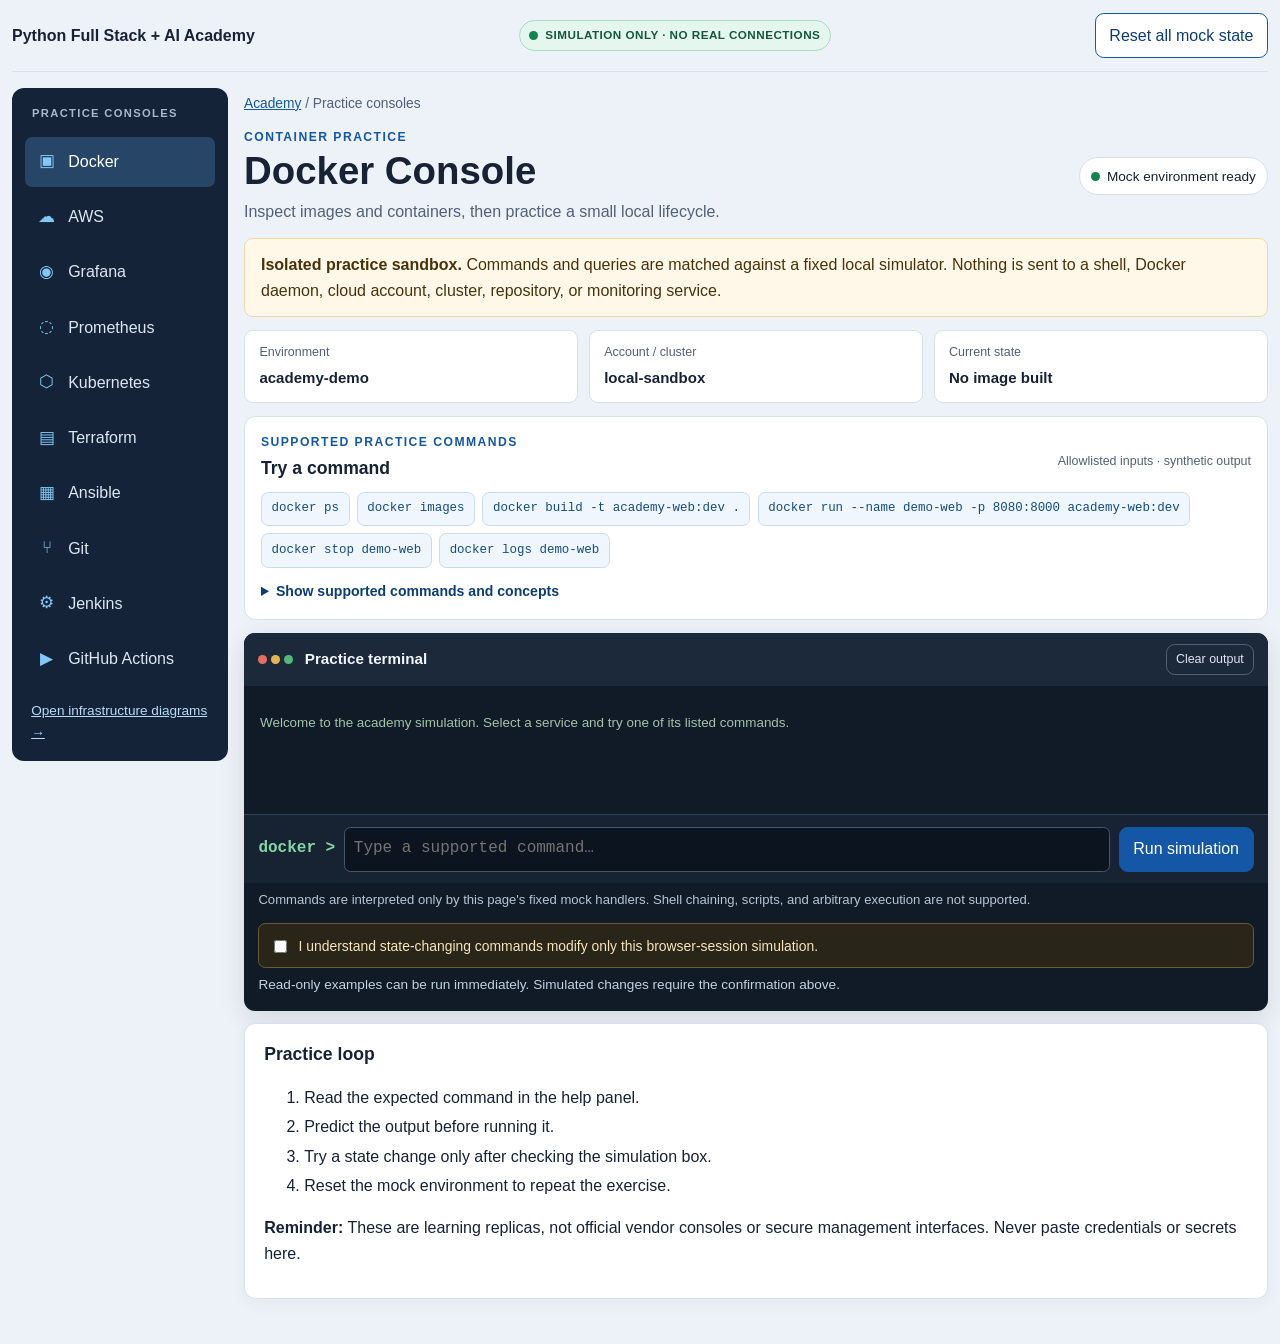
<file: consoles/index.html>
<!doctype html>
<html lang="en">
<head>
  <meta charset="utf-8">
  <meta name="viewport" content="width=device-width, initial-scale=1">
  <meta name="description" content="Practice Docker, AWS, Grafana, Prometheus, Kubernetes, Terraform, Ansible, Git, Jenkins, and GitHub Actions in safe local simulations.">
  <title>DevOps Console Studio | Python Full Stack + AI Academy</title>
  <link rel="stylesheet" href="../frontend/css/style.css">
</head>
<body class="console-body">
  <main class="console-app">
    <header class="console-topbar">
      <a class="console-brand" href="../frontend/index.html">Python Full Stack + AI Academy</a>
      <span class="simulation-badge"><span aria-hidden="true"></span> SIMULATION ONLY · NO REAL CONNECTIONS</span>
      <button type="button" class="secondary" id="reset-console">Reset all mock state</button>
    </header>

    <div class="console-layout">
      <nav class="console-sidebar" aria-label="Practice consoles">
        <p class="console-nav-heading">PRACTICE CONSOLES</p>
        <button type="button" data-service="docker" aria-pressed="true"><span>▣</span> Docker</button>
        <button type="button" data-service="aws" aria-pressed="false"><span>☁</span> AWS</button>
        <button type="button" data-service="grafana" aria-pressed="false"><span>◉</span> Grafana</button>
        <button type="button" data-service="prometheus" aria-pressed="false"><span>◌</span> Prometheus</button>
        <button type="button" data-service="kubernetes" aria-pressed="false"><span>⬡</span> Kubernetes</button>
        <button type="button" data-service="terraform" aria-pressed="false"><span>▤</span> Terraform</button>
        <button type="button" data-service="ansible" aria-pressed="false"><span>▦</span> Ansible</button>
        <button type="button" data-service="git" aria-pressed="false"><span>⑂</span> Git</button>
        <button type="button" data-service="jenkins" aria-pressed="false"><span>⚙</span> Jenkins</button>
        <button type="button" data-service="actions" aria-pressed="false"><span>▶</span> GitHub Actions</button>
        <a href="../visualizations/index.html?lab=devops">Open infrastructure diagrams →</a>
      </nav>

      <section class="console-workspace" aria-labelledby="console-title">
        <div class="console-breadcrumb"><a href="../frontend/index.html">Academy</a> / Practice consoles</div>
        <header class="console-service-header">
          <div>
            <p class="lab-kicker" id="console-category">CONTAINER PRACTICE</p>
            <h1 id="console-title">Docker Console</h1>
            <p id="console-description">Inspect images and containers, then practice a small local lifecycle.</p>
          </div>
          <div class="console-service-health"><span class="health-dot"></span><span id="service-status">Mock environment ready</span></div>
        </header>

        <div class="console-warning" role="note">
          <strong>Isolated practice sandbox.</strong>
          Commands and queries are matched against a fixed local simulator. Nothing is sent to a shell, Docker daemon, cloud account, cluster, repository, or monitoring service.
        </div>

        <section class="console-summary-grid" aria-label="Mock service status">
          <article class="console-stat"><span>Environment</span><strong>academy-demo</strong></article>
          <article class="console-stat"><span>Account / cluster</span><strong id="mock-context">local-sandbox</strong></article>
          <article class="console-stat"><span>Current state</span><strong id="mock-state">Ready</strong></article>
        </section>

        <section class="console-command-card">
          <header class="console-panel-heading">
            <div><p class="lab-kicker">SUPPORTED PRACTICE COMMANDS</p><h2>Try a command</h2></div>
            <span class="read-only-label">Allowlisted inputs · synthetic output</span>
          </header>
          <div id="command-chips" class="command-chips" aria-label="Example commands"></div>
          <details class="console-help">
            <summary>Show supported commands and concepts</summary>
            <p id="command-guide"></p>
          </details>
        </section>

        <section class="console-terminal-panel" aria-labelledby="terminal-heading">
          <header class="terminal-titlebar">
            <div><span class="terminal-lights" aria-hidden="true"><i></i><i></i><i></i></span><h2 id="terminal-heading">Practice terminal</h2></div>
            <button type="button" class="terminal-clear" id="clear-terminal">Clear output</button>
          </header>
          <div id="terminal-output" class="terminal-output" role="log" aria-live="polite" aria-relevant="additions text">
            <p class="terminal-system">Welcome to the academy simulation. Select a service and try one of its listed commands.</p>
          </div>
          <form id="command-form" class="terminal-form" autocomplete="off">
            <label for="command-input"><span id="terminal-prompt">docker &gt;</span><span class="visually-hidden">Practice command or query</span></label>
            <input id="command-input" name="command" type="text" maxlength="240" spellcheck="false" placeholder="Type a supported command…" aria-describedby="command-safety" required>
            <button type="submit">Run simulation</button>
          </form>
          <p id="command-safety" class="small-print">Commands are interpreted only by this page's fixed mock handlers. Shell chaining, scripts, and arbitrary execution are not supported.</p>
          <label class="mock-approval" for="confirm-mock-change">
            <input id="confirm-mock-change" type="checkbox">
            <span>I understand state-changing commands modify only this browser-session simulation.</span>
          </label>
          <p id="console-feedback" class="console-feedback" role="status" aria-live="polite">Read-only examples can be run immediately. Simulated changes require the confirmation above.</p>
        </section>

        <section class="console-learning panel">
          <h2>Practice loop</h2>
          <ol><li>Read the expected command in the help panel.</li><li>Predict the output before running it.</li><li>Try a state change only after checking the simulation box.</li><li>Reset the mock environment to repeat the exercise.</li></ol>
          <p><strong>Reminder:</strong> These are learning replicas, not official vendor consoles or secure management interfaces. Never paste credentials or secrets here.</p>
        </section>
      </section>
    </div>
  </main>
  <script src="../frontend/js/console-studio.js" defer></script>
</body>
</html>
</file>
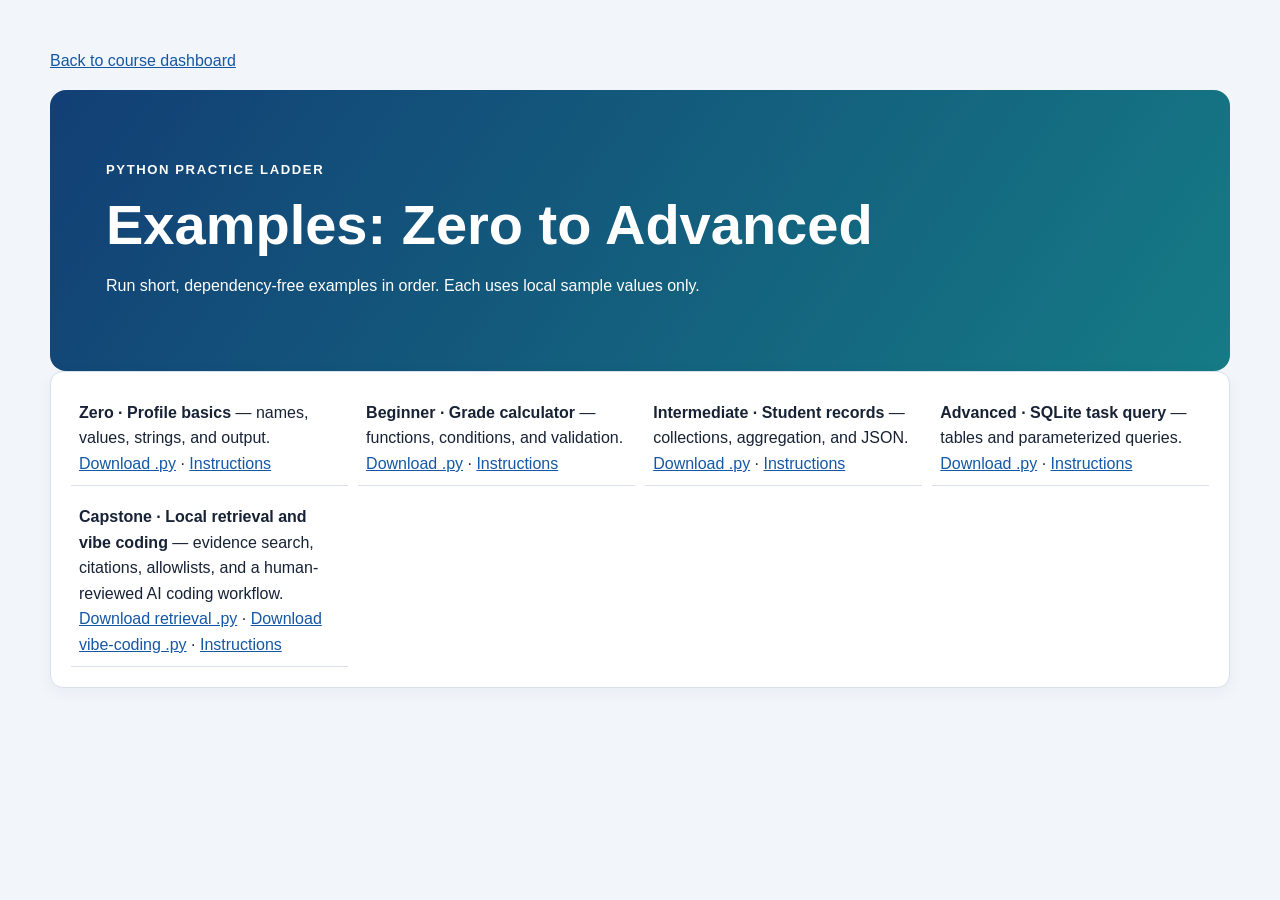
<file: examples/index.html>
<!doctype html>
<html lang="en">
<head>
  <meta charset="utf-8">
  <meta name="viewport" content="width=device-width, initial-scale=1">
  <title>Python Examples: Zero to Advanced</title>
  <link rel="stylesheet" href="../frontend/css/style.css">
</head>
<body>
  <main class="dashboard">
    <p><a href="../frontend/index.html">Back to course dashboard</a></p>
    <header class="dashboard-hero">
      <p class="eyebrow">PYTHON PRACTICE LADDER</p>
      <h1>Examples: Zero to Advanced</h1>
      <p>Run short, dependency-free examples in order. Each uses local sample values only.</p>
    </header>
    <section class="panel">
      <ol class="lesson-list">
        <li><strong>Zero · Profile basics</strong> — names, values, strings, and output. <a href="zero/profile_basics.py" download>Download .py</a> · <a href="zero/README.md">Instructions</a></li>
        <li><strong>Beginner · Grade calculator</strong> — functions, conditions, and validation. <a href="beginner/grade_calculator.py" download>Download .py</a> · <a href="beginner/README.md">Instructions</a></li>
        <li><strong>Intermediate · Student records</strong> — collections, aggregation, and JSON. <a href="intermediate/student_records.py" download>Download .py</a> · <a href="intermediate/README.md">Instructions</a></li>
        <li><strong>Advanced · SQLite task query</strong> — tables and parameterized queries. <a href="advanced/sqlite_tasks.py" download>Download .py</a> · <a href="advanced/README.md">Instructions</a></li>
        <li><strong>Capstone · Local retrieval and vibe coding</strong> — evidence search, citations, allowlists, and a human-reviewed AI coding workflow. <a href="capstone/local_retrieval.py" download>Download retrieval .py</a> · <a href="capstone/vibe_coding_workflow.py" download>Download vibe-coding .py</a> · <a href="capstone/README.md">Instructions</a></li>
      </ol>
    </section>
  </main>
</body>
</html>
</file>
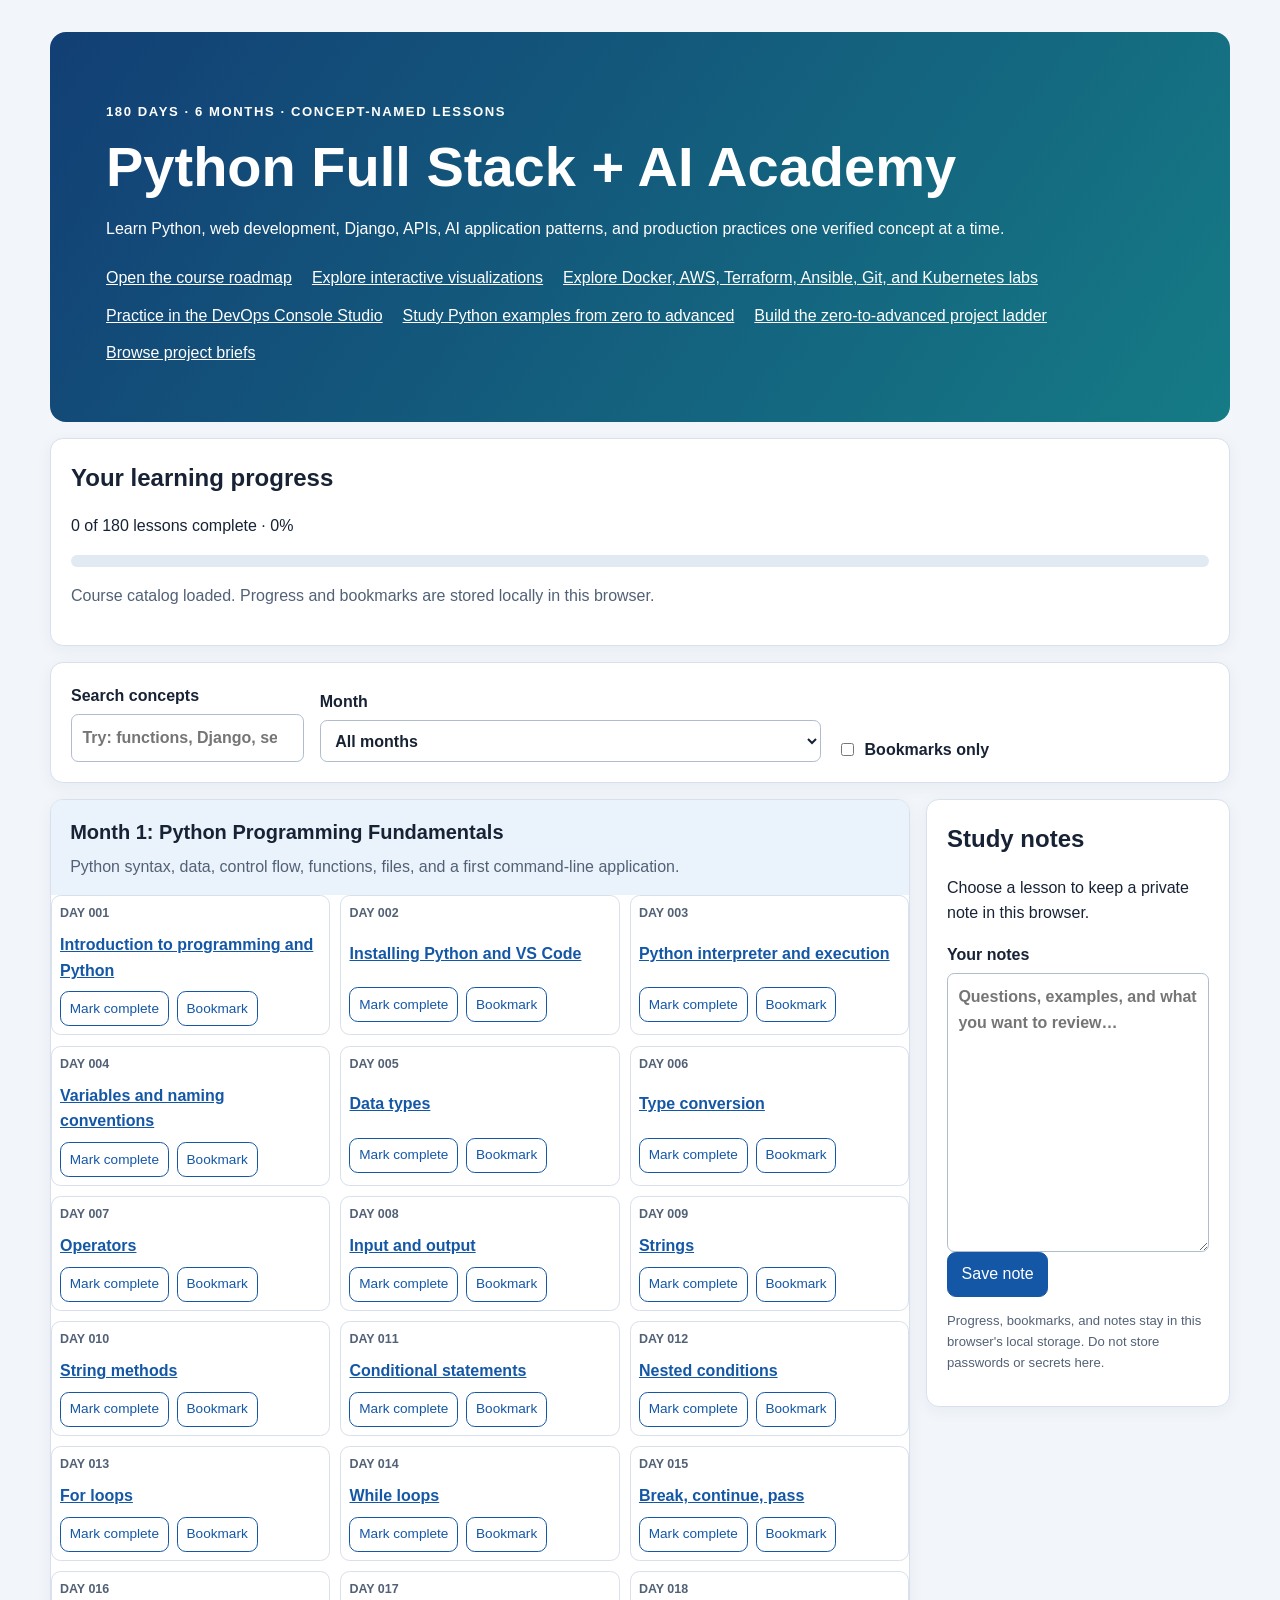
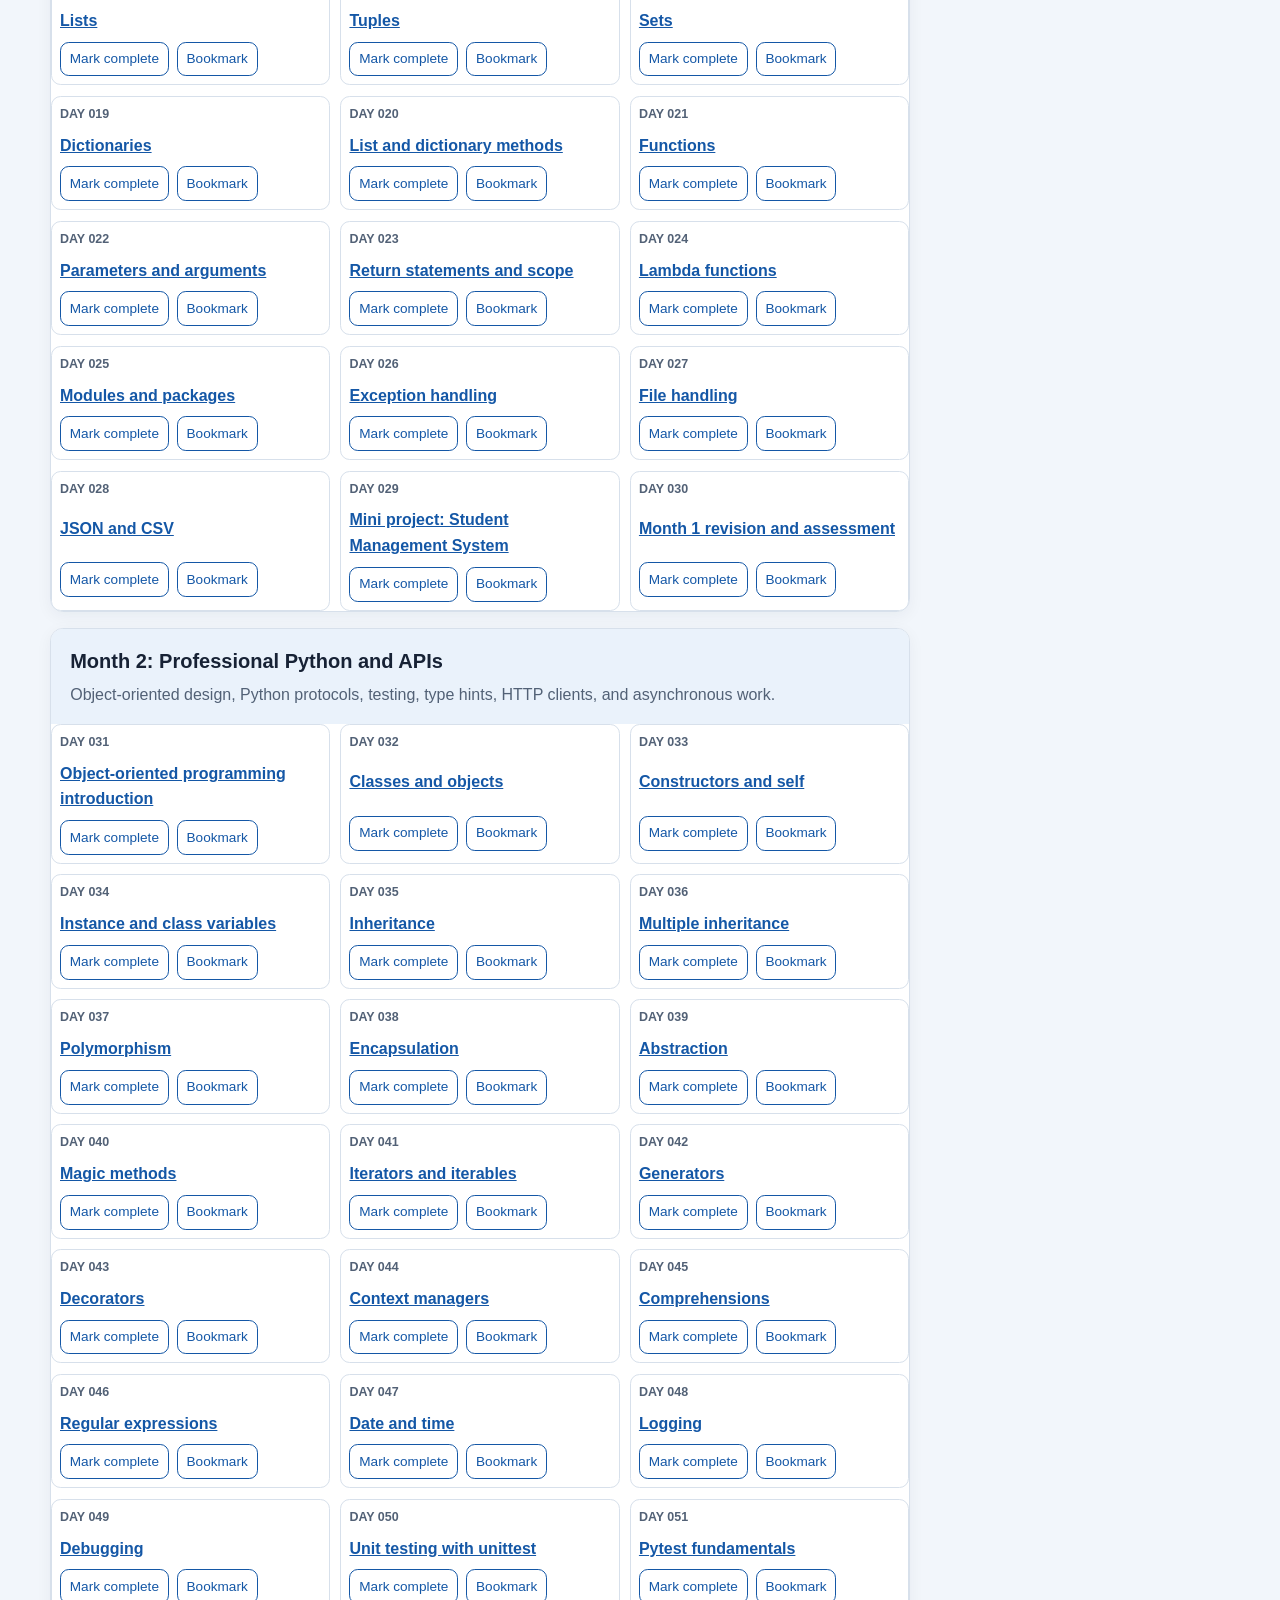
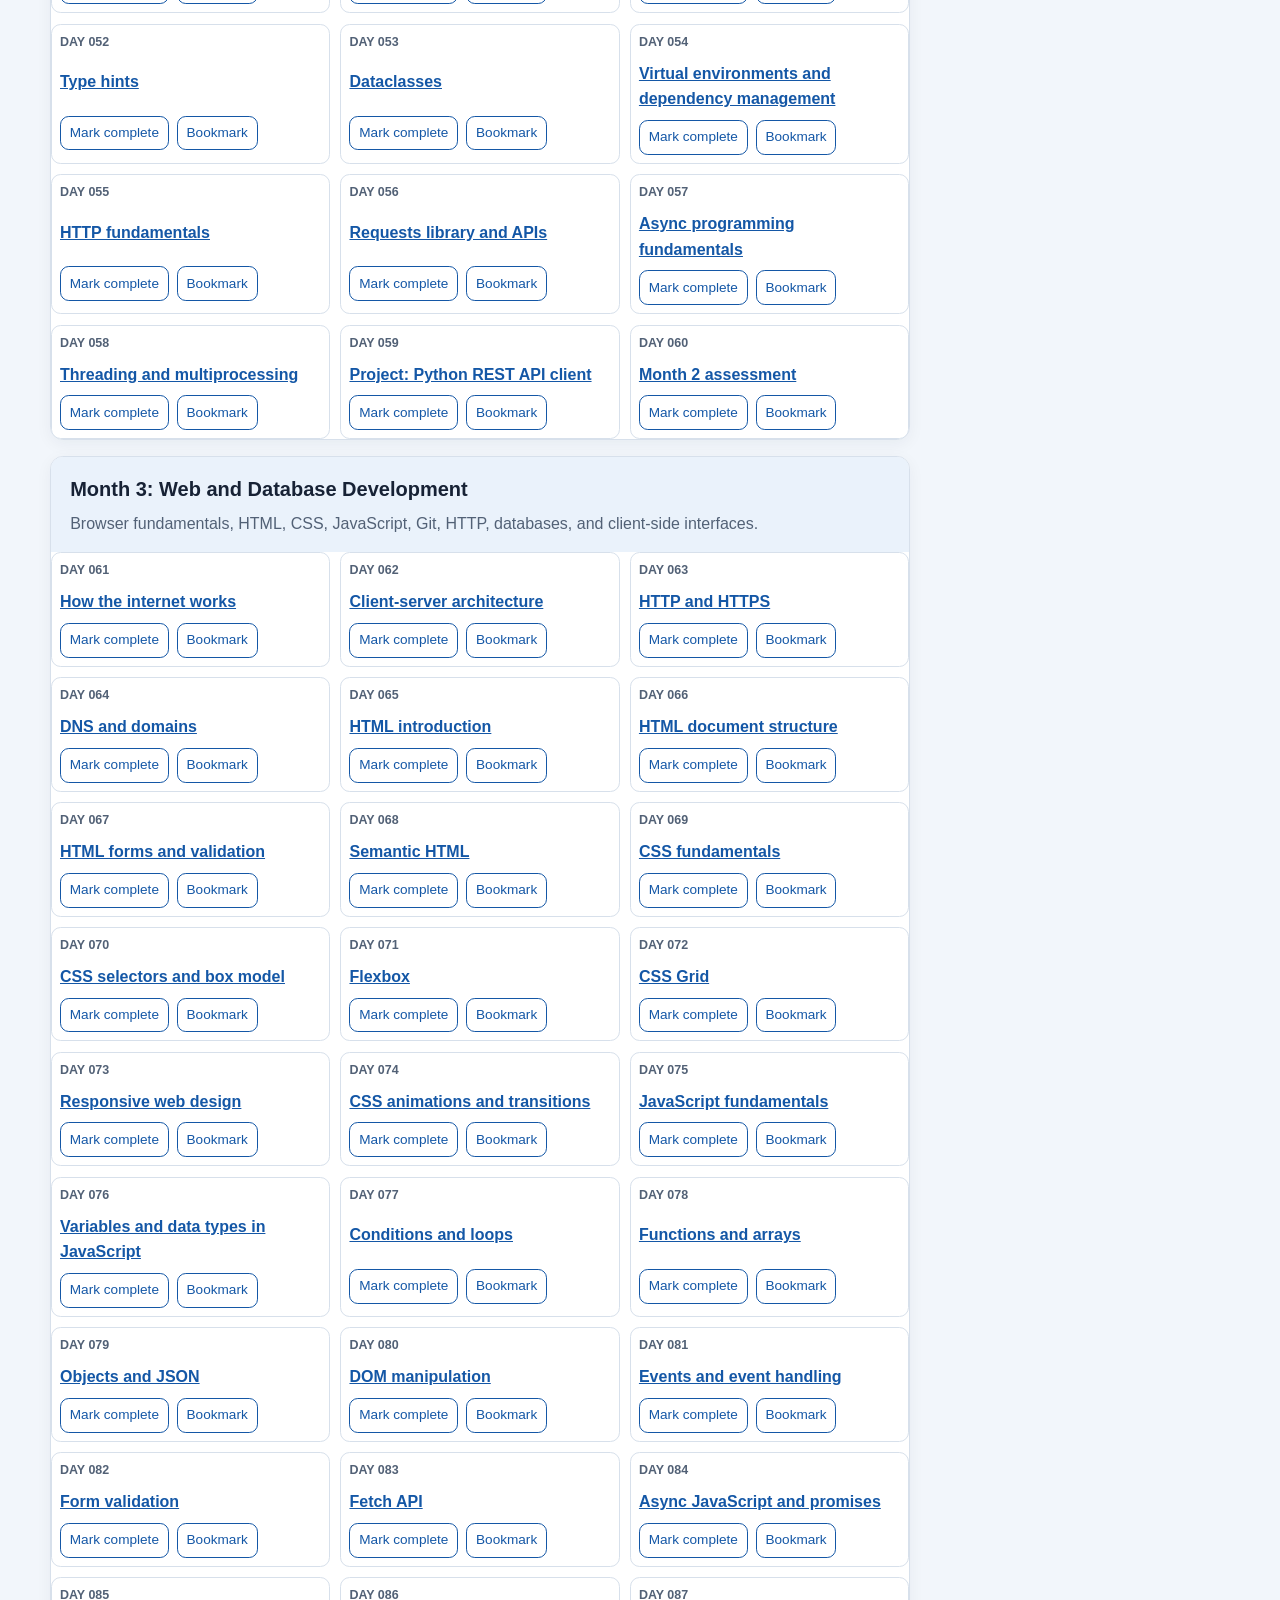
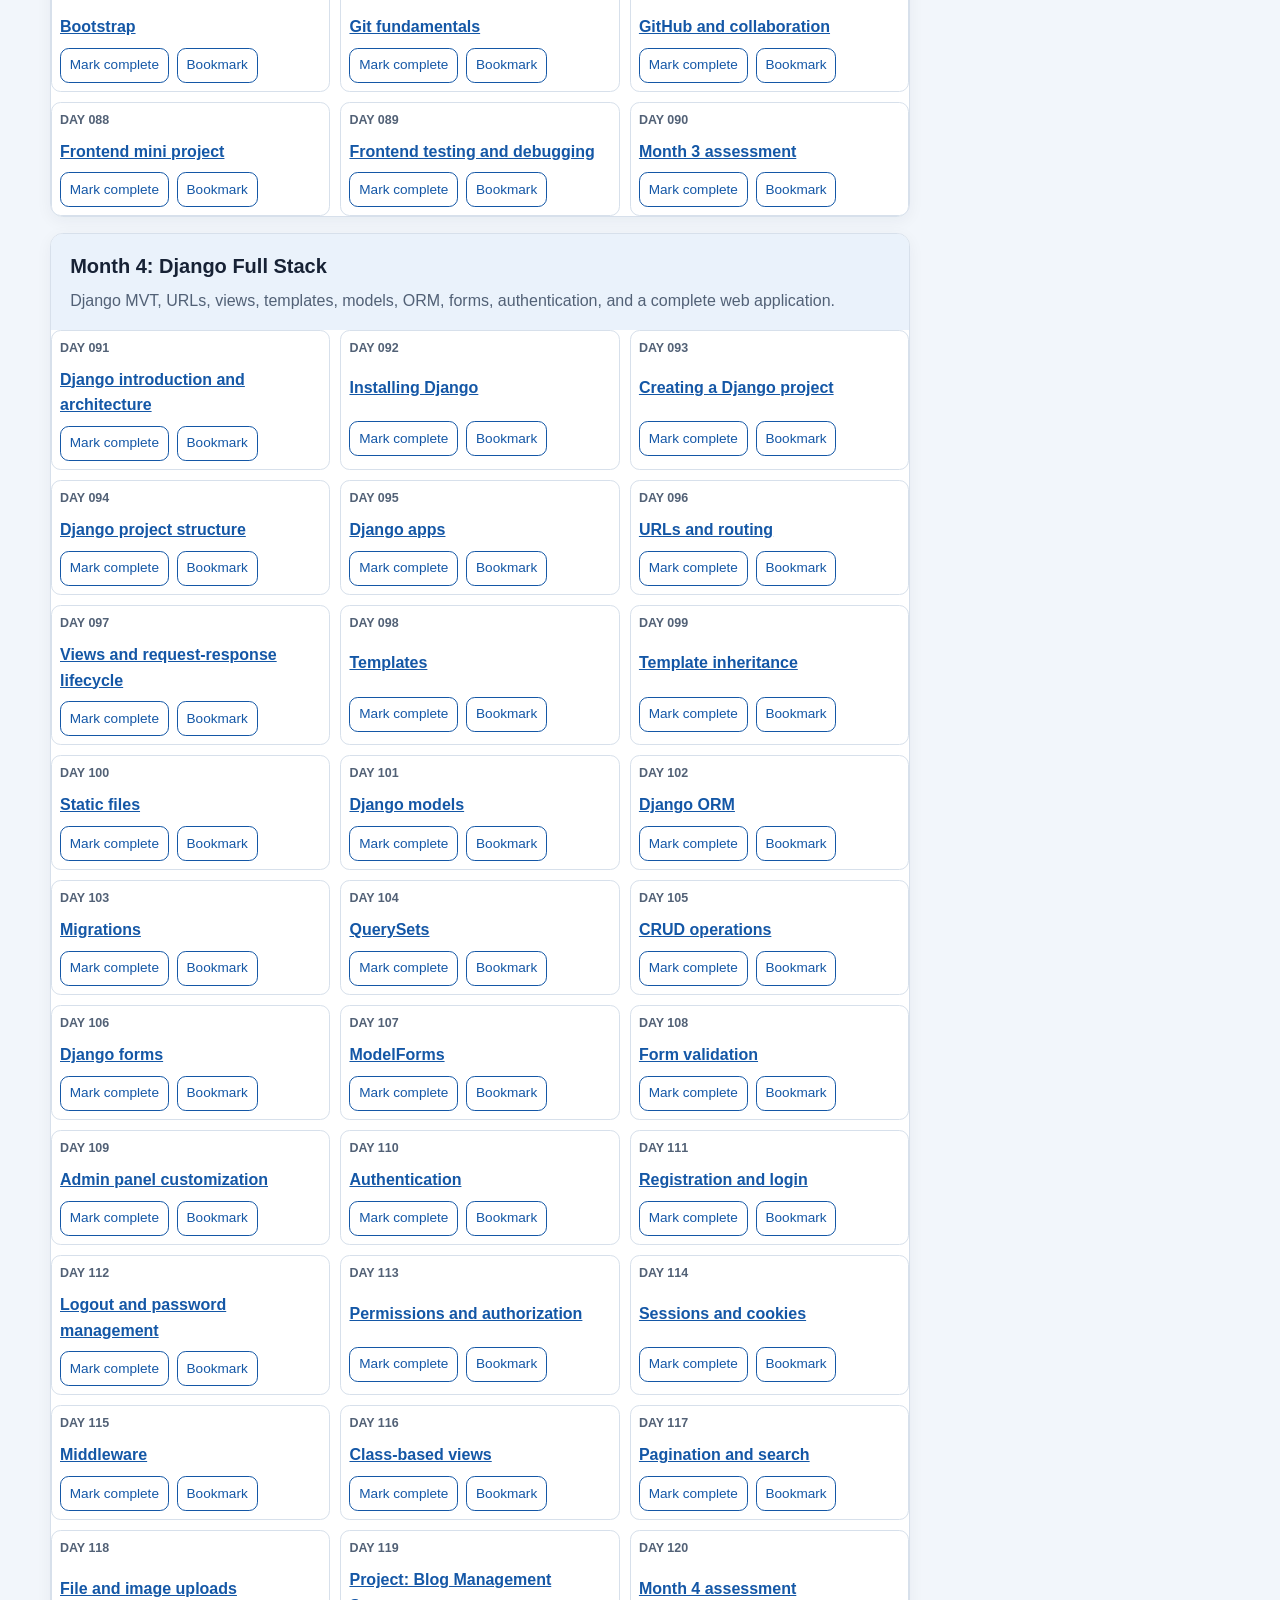
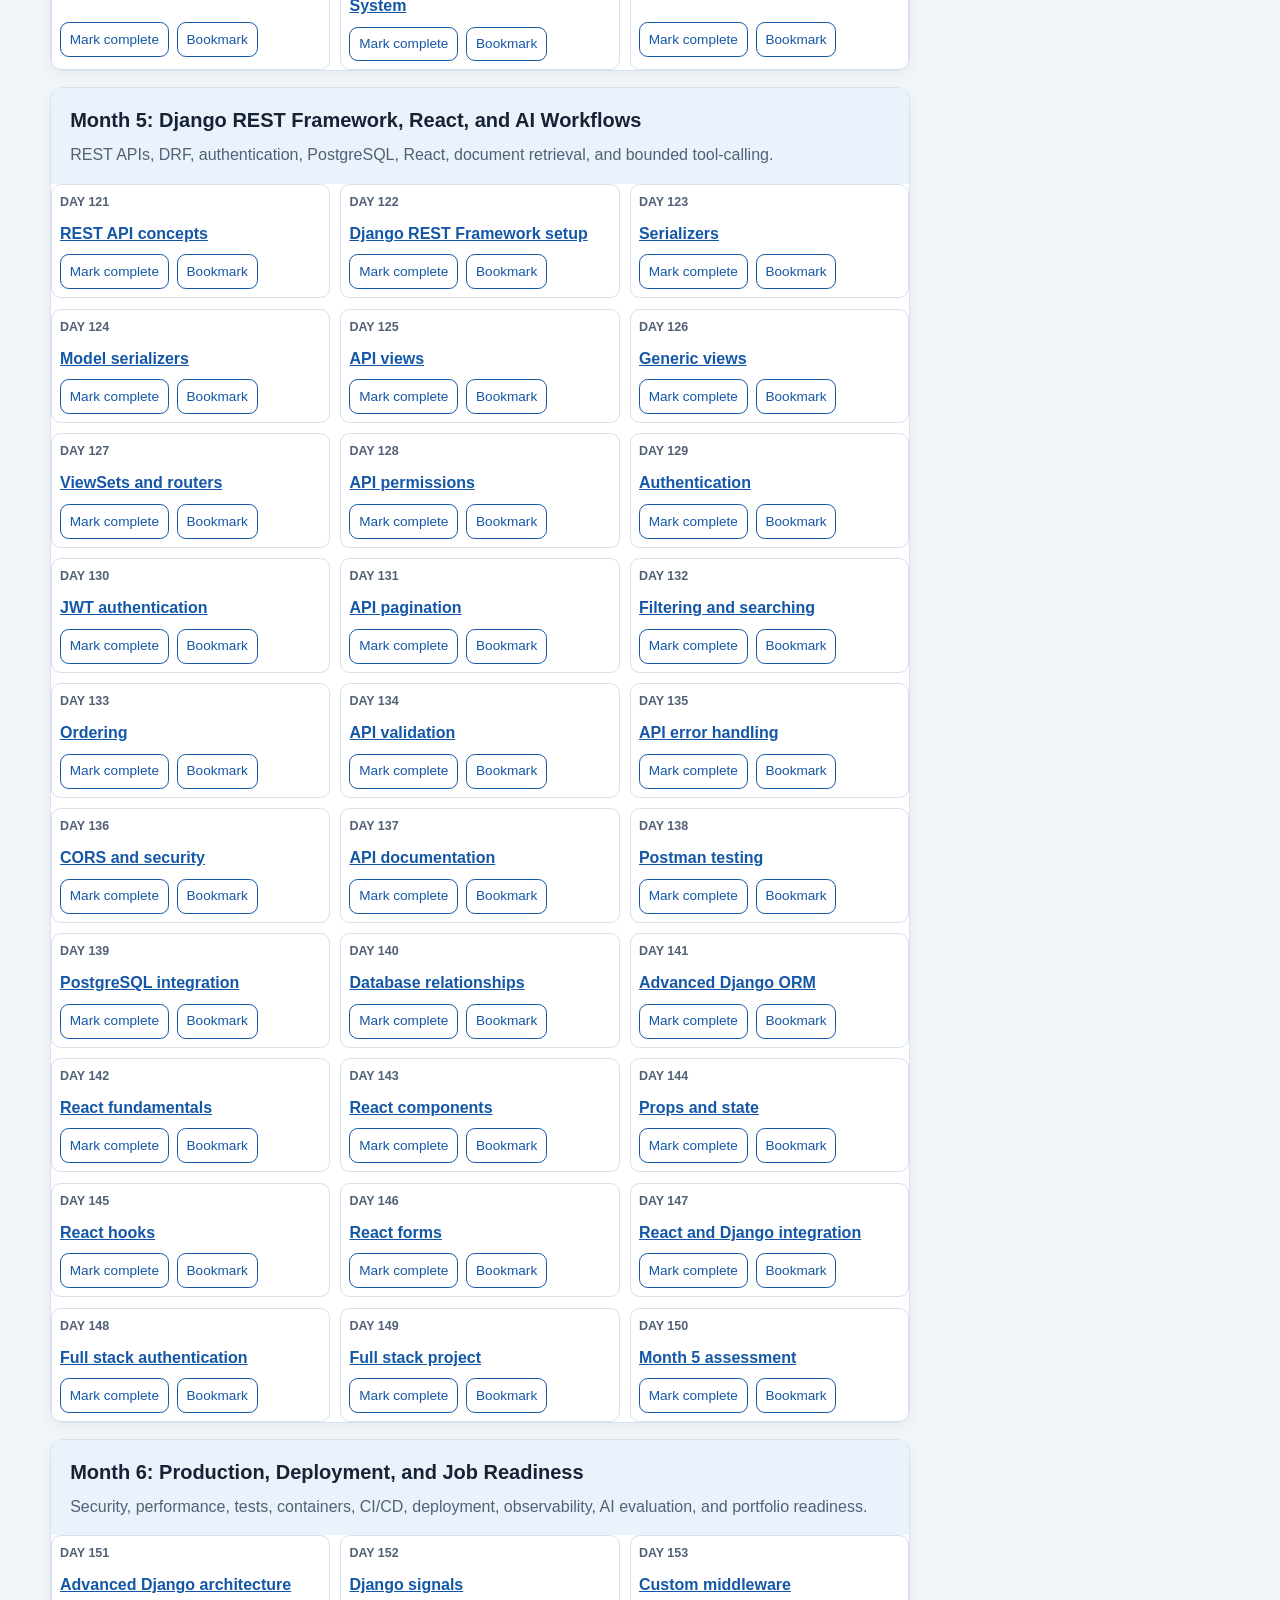
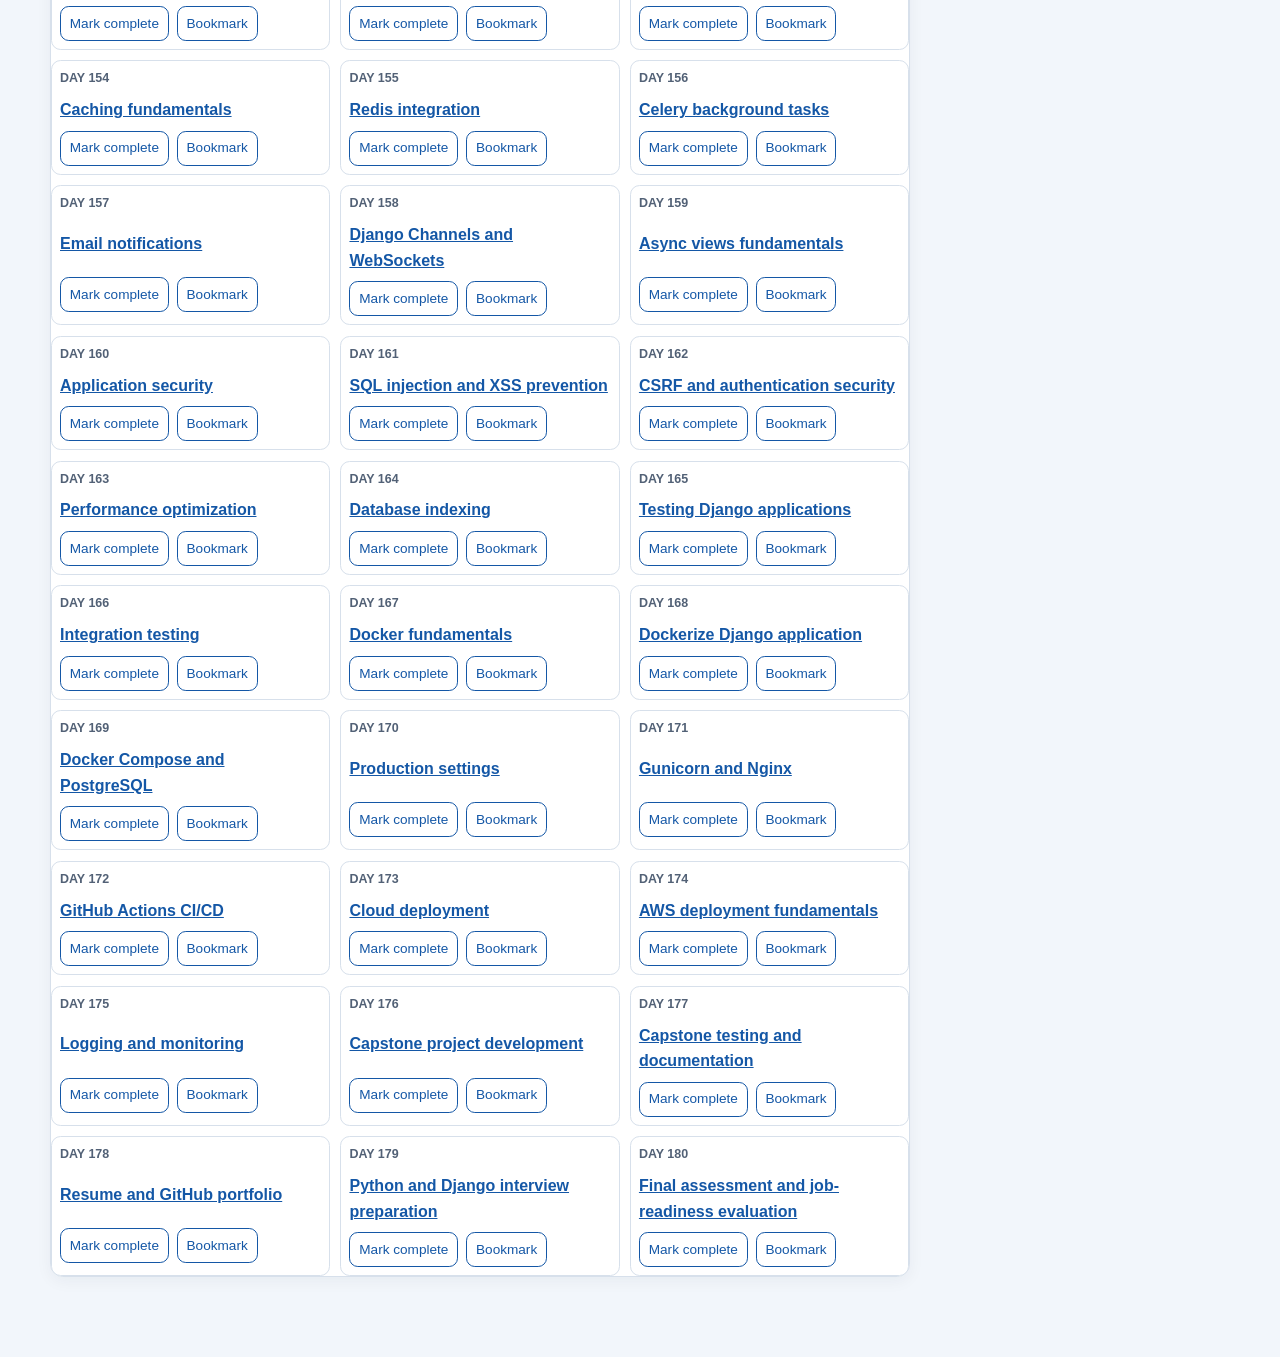
<file: frontend/index.html>
<!doctype html>
<html lang="en">
<head>
  <meta charset="utf-8">
  <meta name="viewport" content="width=device-width, initial-scale=1">
  <meta name="description" content="A visual, concept-first 180-day Python Full Stack and AI learning path.">
  <title>Python Full Stack + AI Academy</title>
  <link rel="stylesheet" href="css/style.css">
</head>
<body>
  <main class="dashboard">
    <header class="dashboard-hero">
      <p class="eyebrow">180 DAYS · 6 MONTHS · CONCEPT-NAMED LESSONS</p>
      <h1>Python Full Stack + AI Academy</h1>
      <p>Learn Python, web development, Django, APIs, AI application patterns, and production practices one verified concept at a time.</p>
      <div class="hero-links">
        <a href="../COURSE_ROADMAP.md">Open the course roadmap</a>
        <a href="../visualizations/index.html">Explore interactive visualizations</a>
        <a href="../visualizations/index.html?lab=devops">Explore Docker, AWS, Terraform, Ansible, Git, and Kubernetes labs</a>
        <a href="../consoles/index.html">Practice in the DevOps Console Studio</a>
        <a href="../examples/">Study Python examples from zero to advanced</a>
        <a href="../projects/learning-ladder/">Build the zero-to-advanced project ladder</a>
        <a href="../projects/PROJECT_CATALOG.md">Browse project briefs</a>
      </div>
    </header>

    <section class="progress-panel panel" aria-labelledby="progress-title">
      <div>
        <h2 id="progress-title">Your learning progress</h2>
        <p id="progress-summary" aria-live="polite">Loading course catalog…</p>
      </div>
      <div class="progress-track" role="progressbar" aria-label="Course progress" aria-valuemin="0" aria-valuemax="180" aria-valuenow="0">
        <span id="progress-bar"></span>
      </div>
      <p id="app-status" class="status" role="status"></p>
    </section>

    <section class="controls-panel panel" aria-label="Find lessons">
      <label for="lesson-search">Search concepts
        <input id="lesson-search" type="search" placeholder="Try: functions, Django, security…" autocomplete="off">
      </label>
      <label for="month-filter">Month
        <select id="month-filter">
          <option value="all">All months</option>
        </select>
      </label>
      <label class="show-bookmarks"><input id="bookmarks-only" type="checkbox"> Bookmarks only</label>
    </section>

    <section class="course-layout">
      <div id="course-content" aria-live="polite"></div>
      <aside class="notes-panel panel">
        <h2>Study notes</h2>
        <p id="selected-lesson">Choose a lesson to keep a private note in this browser.</p>
        <label for="lesson-notes">Your notes
          <textarea id="lesson-notes" rows="10" placeholder="Questions, examples, and what you want to review…"></textarea>
        </label>
        <button id="save-note" type="button">Save note</button>
        <p class="small-print">Progress, bookmarks, and notes stay in this browser's local storage. Do not store passwords or secrets here.</p>
      </aside>
    </section>
  </main>
  <script src="js/app.js" defer></script>
</body>
</html>
</file>
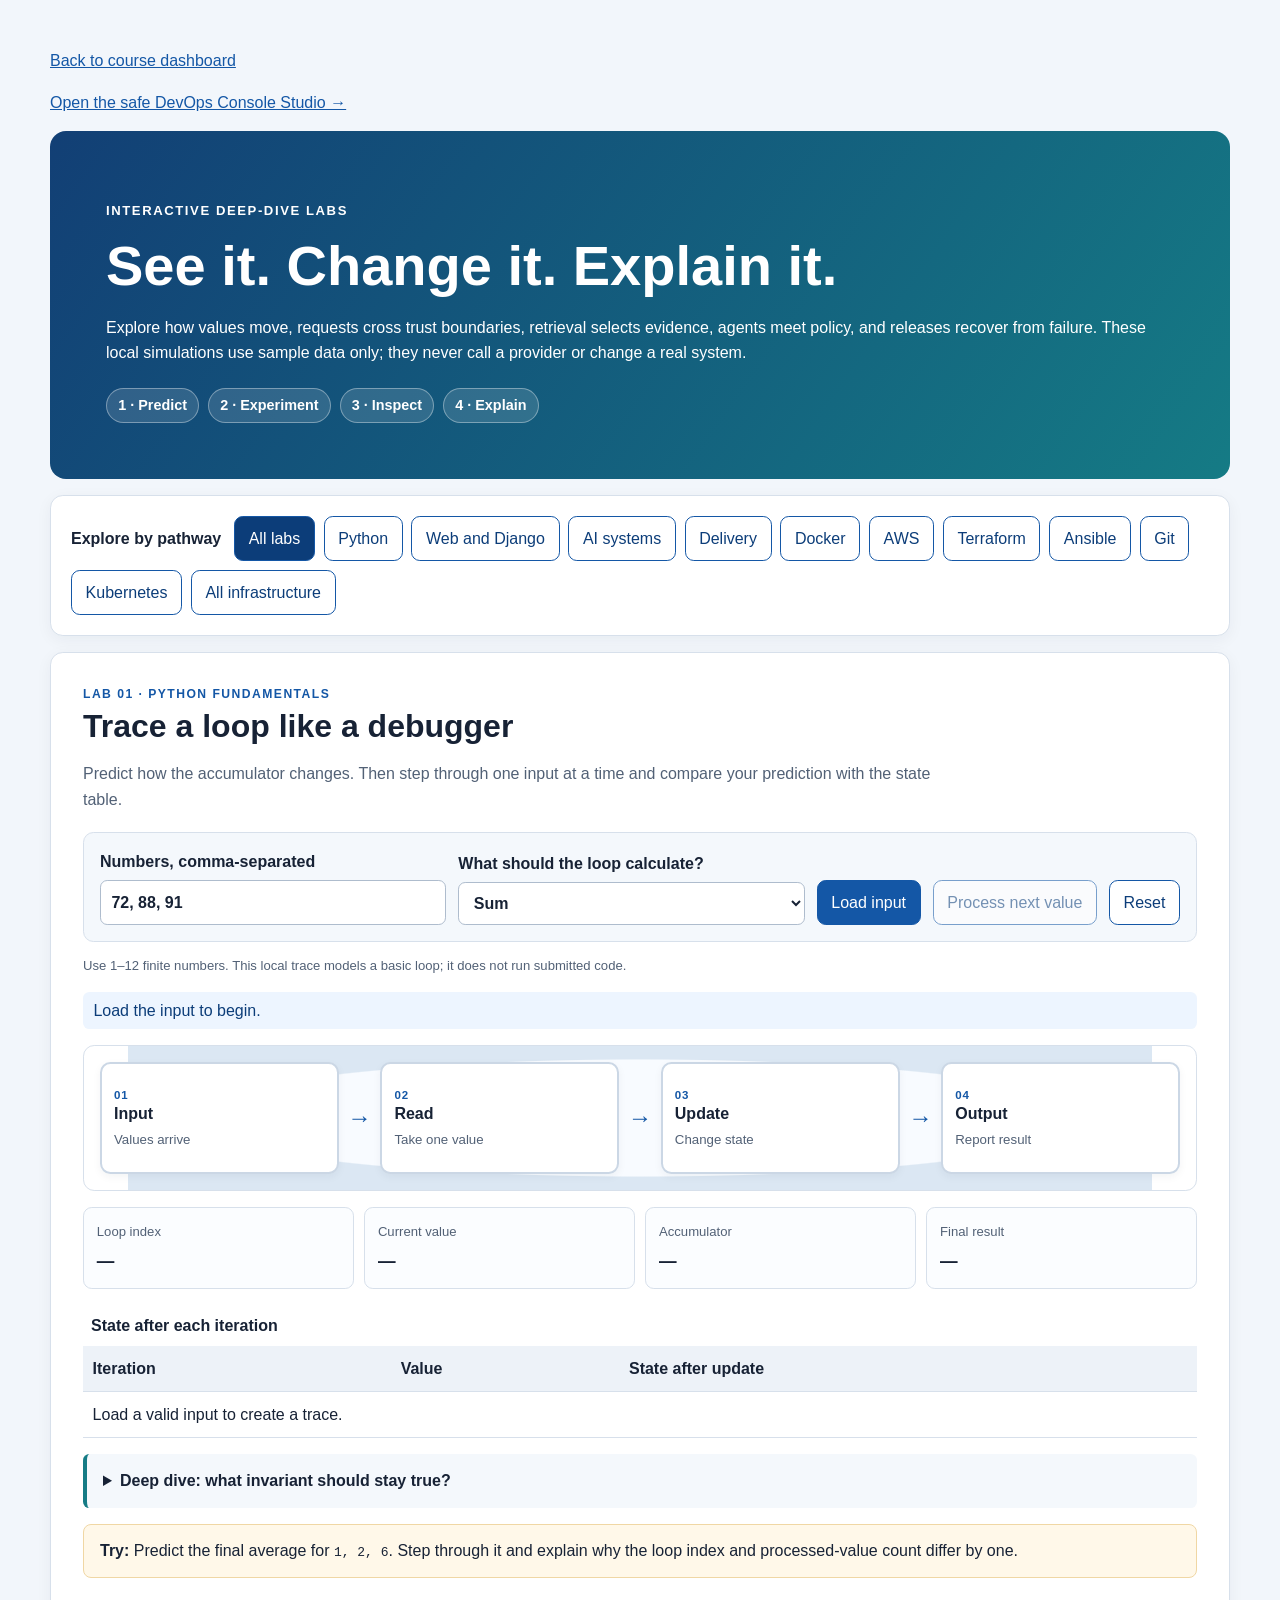
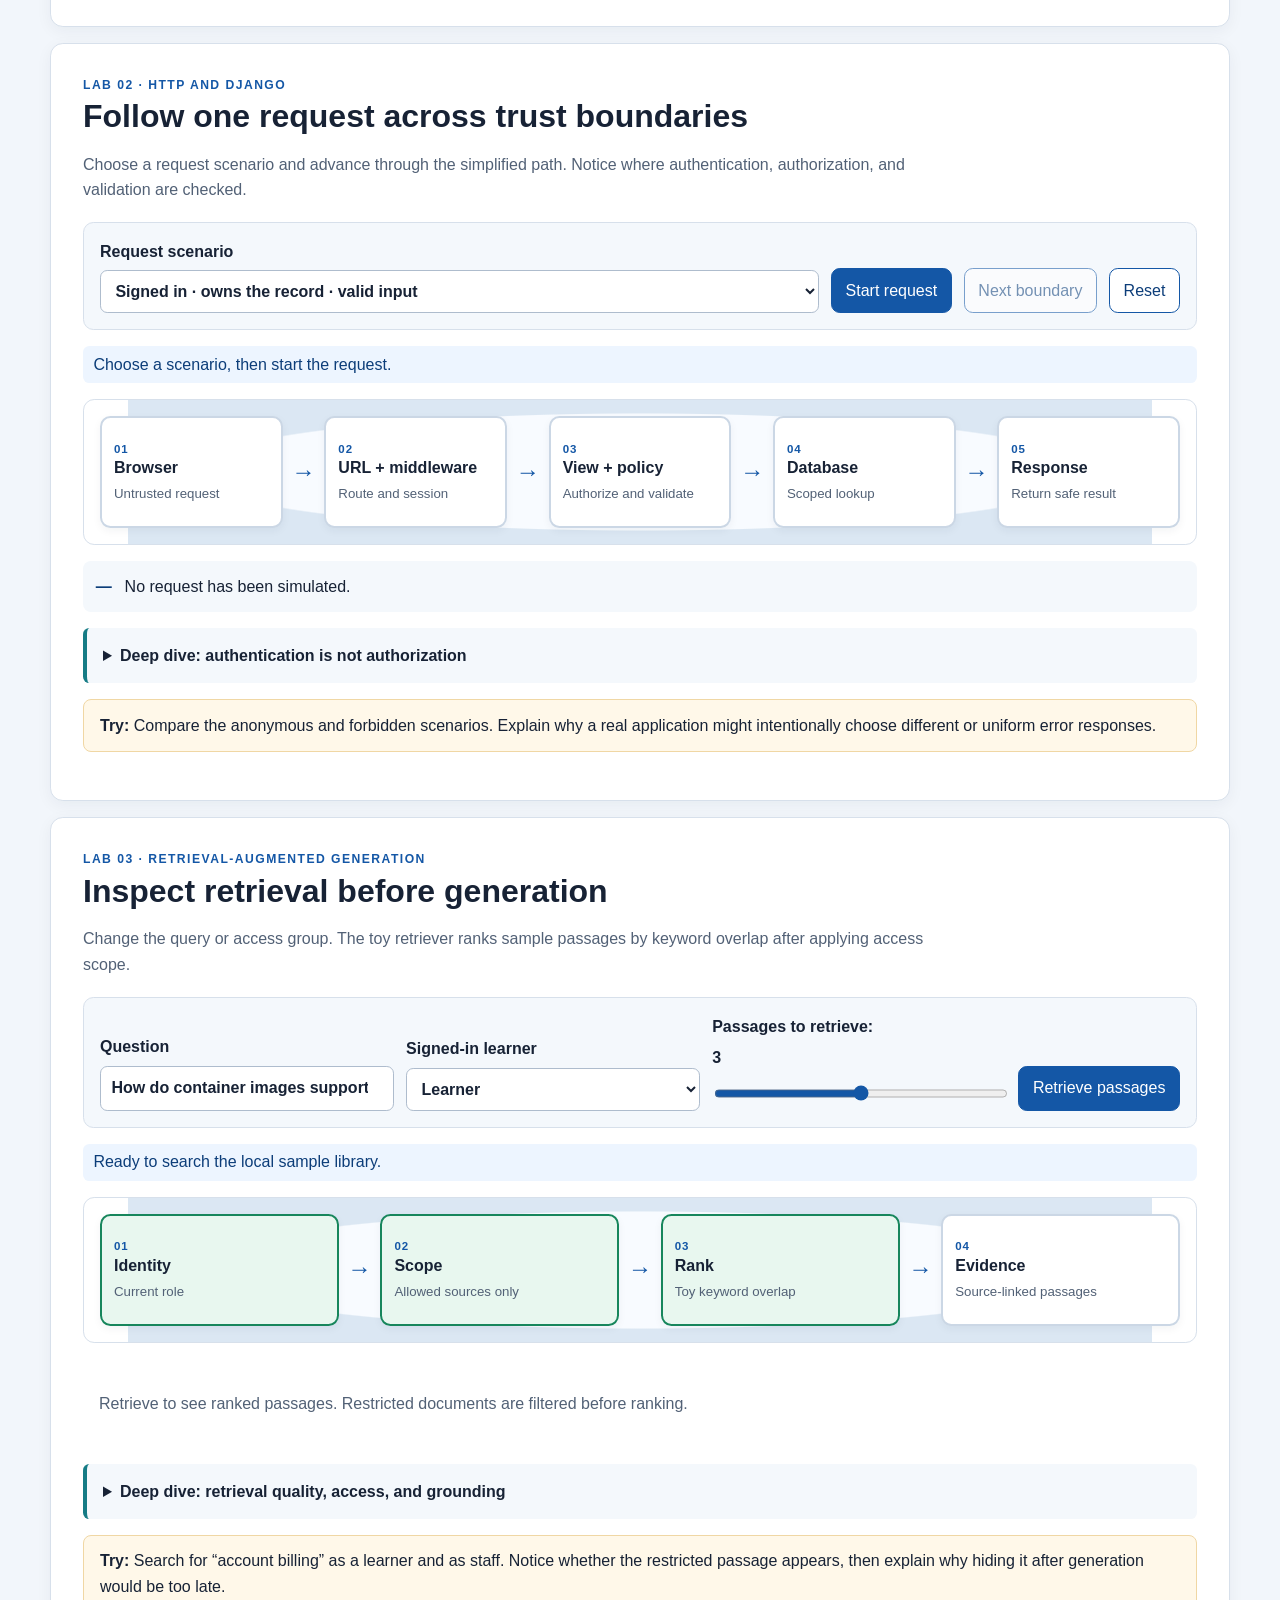
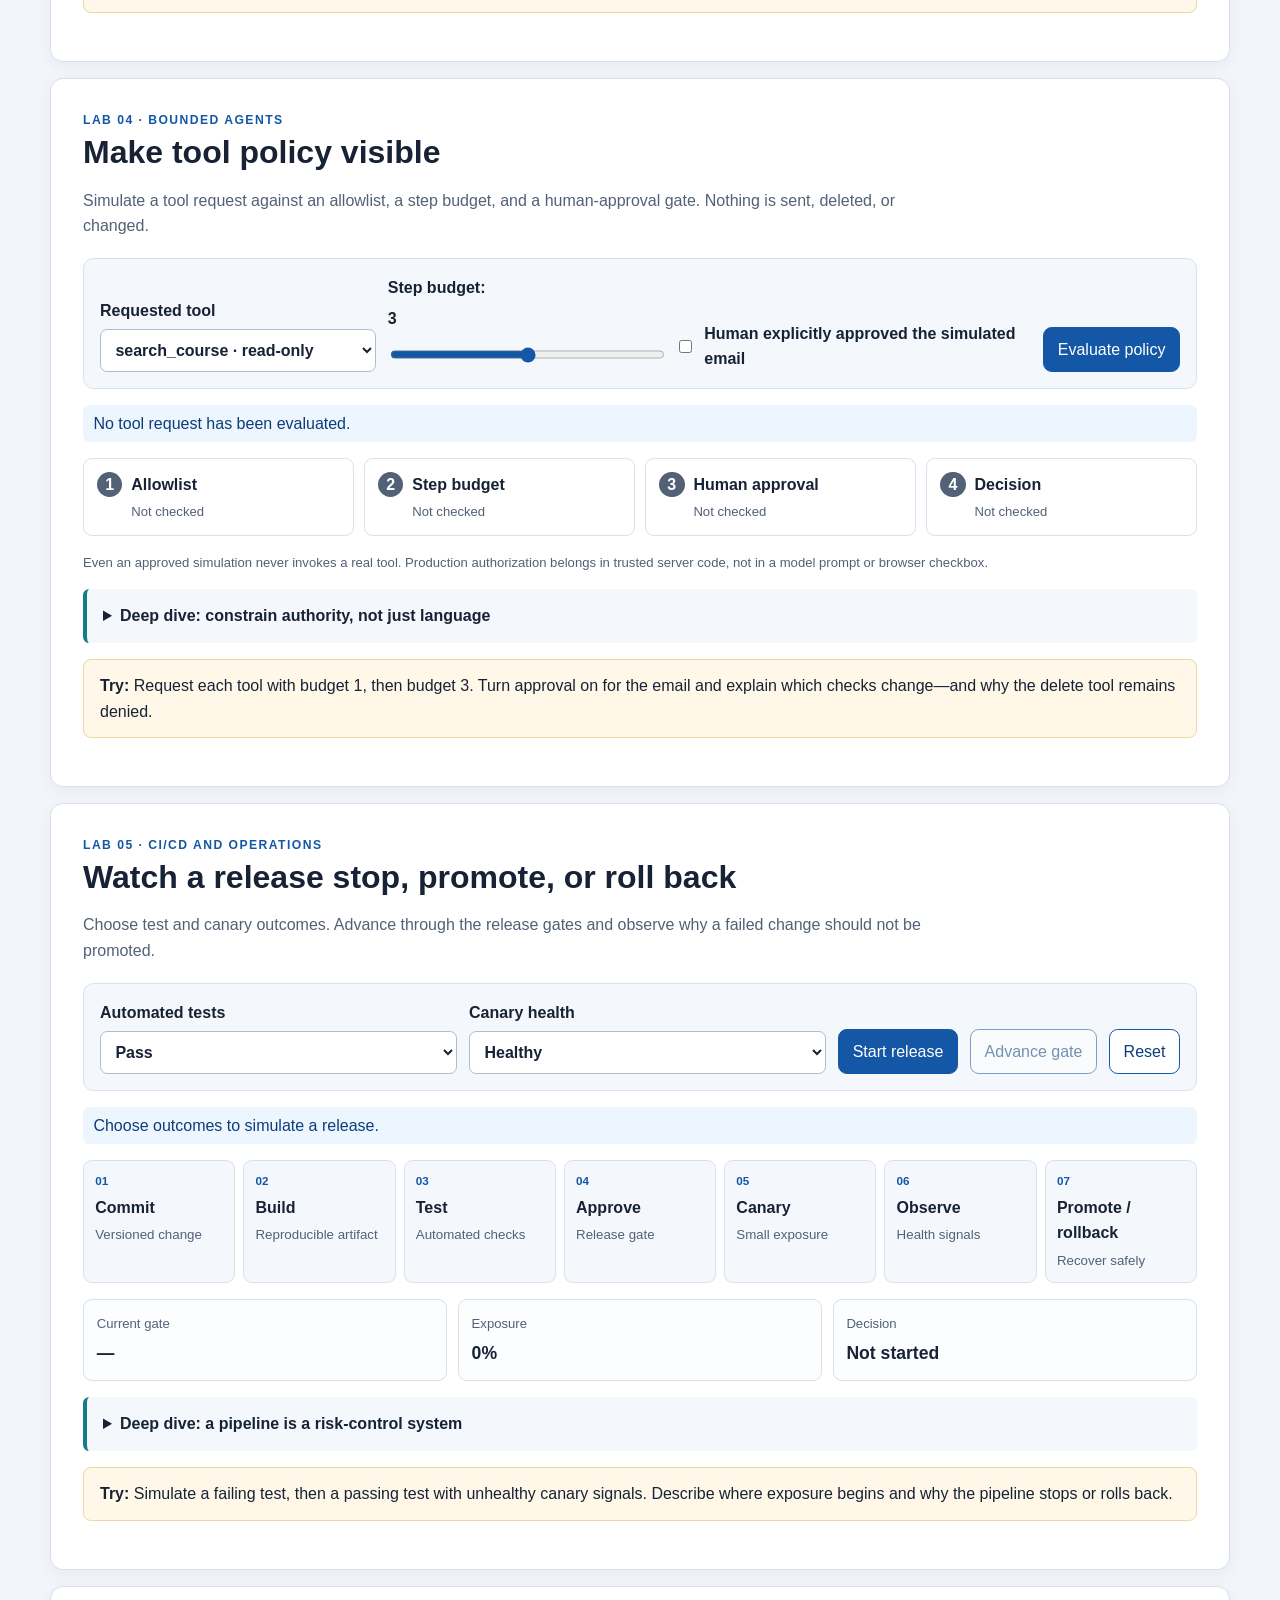
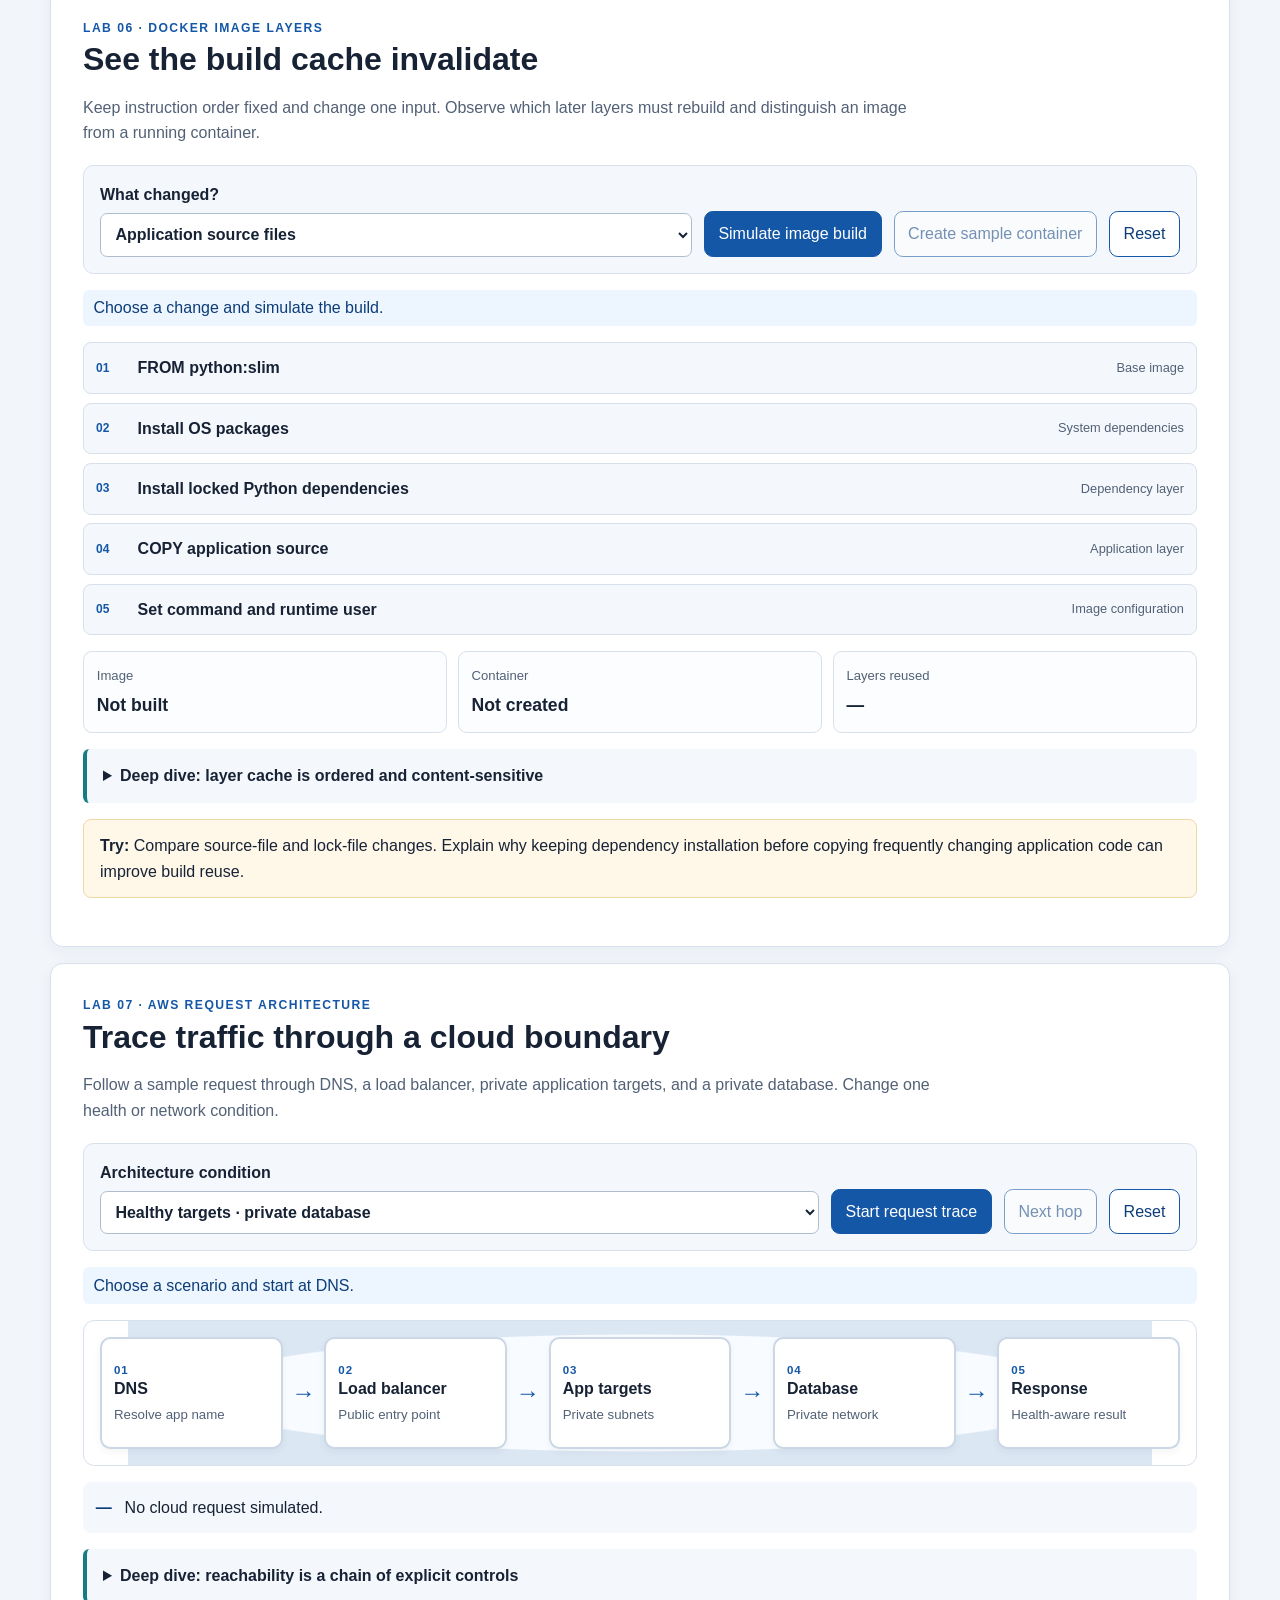
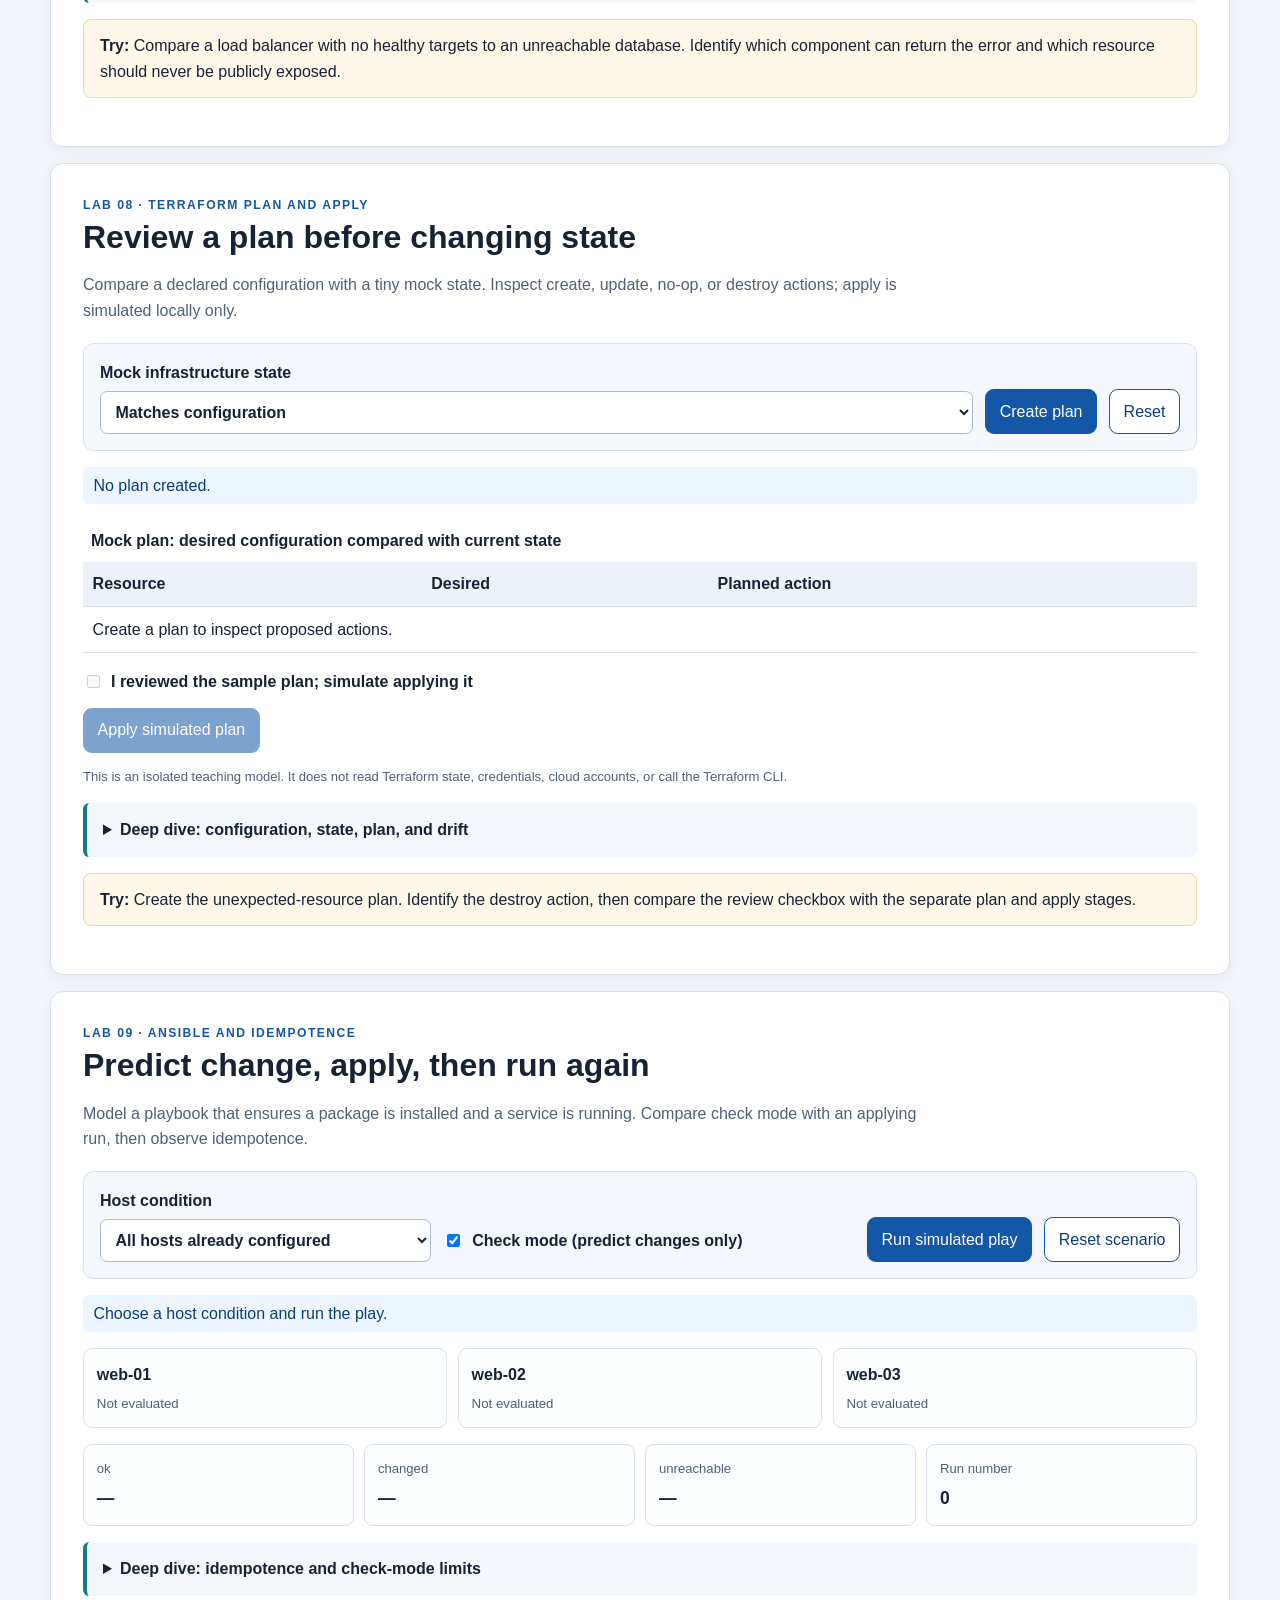
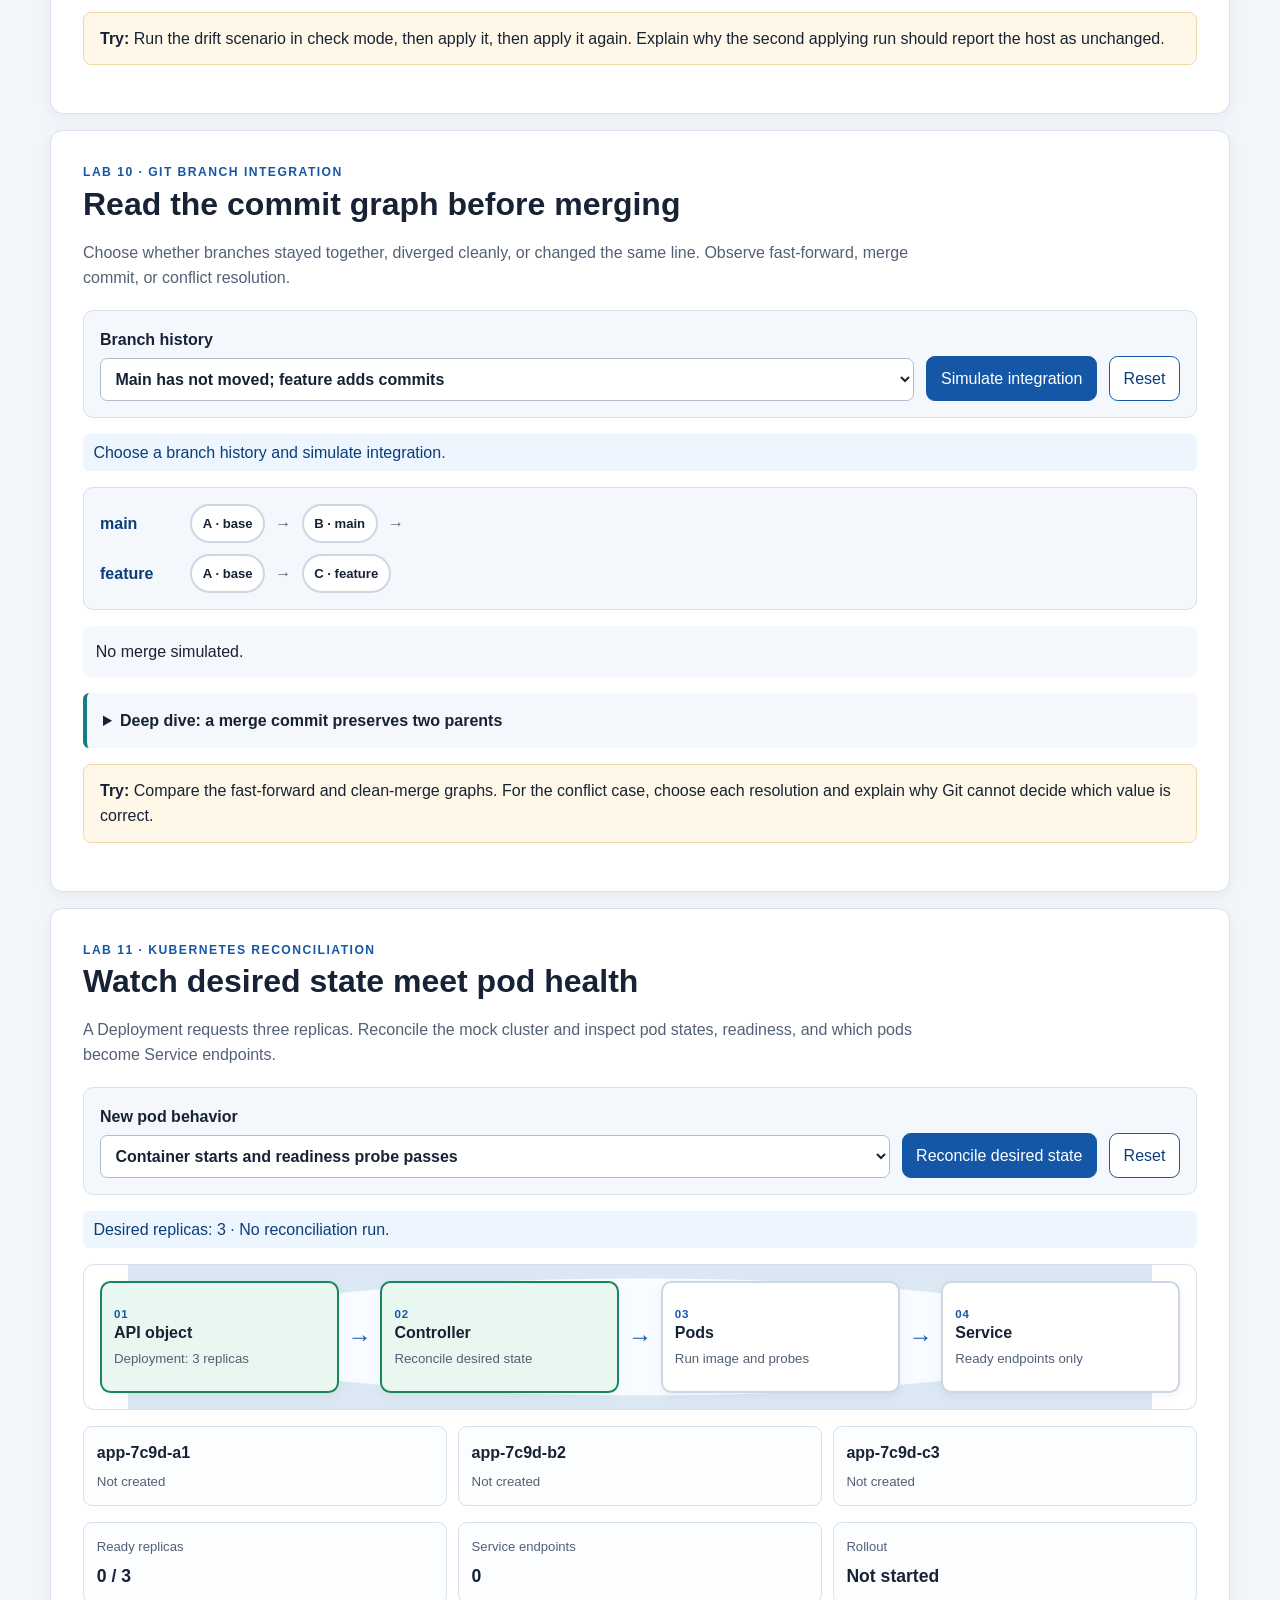
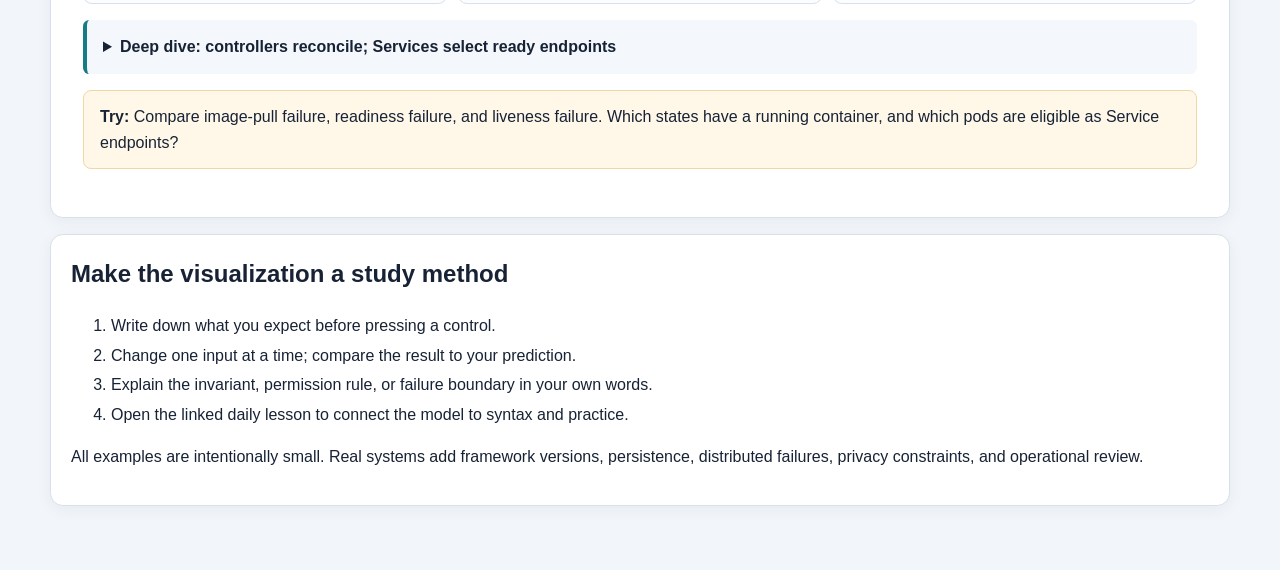
<file: visualizations/index.html>
<!doctype html>
<html lang="en">
<head>
  <meta charset="utf-8">
  <meta name="viewport" content="width=device-width, initial-scale=1">
  <meta name="description" content="Interactive, safe simulations for Python, Django, retrieval, agents, and software delivery.">
  <title>Interactive Deep-Dive Labs | Python Full Stack + AI Academy</title>
  <link rel="stylesheet" href="../frontend/css/style.css">
</head>
<body>
  <main class="dashboard visual-lab-page">
    <p><a href="../frontend/index.html">Back to course dashboard</a></p>
    <p><a href="../consoles/index.html">Open the safe DevOps Console Studio →</a></p>
    <header class="dashboard-hero" id="deep-dive-labs">
      <p class="eyebrow">INTERACTIVE DEEP-DIVE LABS</p>
      <h1>See it. Change it. Explain it.</h1>
      <p>Explore how values move, requests cross trust boundaries, retrieval selects evidence, agents meet policy, and releases recover from failure. These local simulations use sample data only; they never call a provider or change a real system.</p>
      <div class="lab-outcomes" aria-label="Learning loop">
        <span>1 · Predict</span><span>2 · Experiment</span><span>3 · Inspect</span><span>4 · Explain</span>
      </div>
    </header>

    <nav class="lab-filter panel" aria-label="Filter visualization labs">
      <span class="filter-label">Explore by pathway</span>
      <button type="button" class="secondary" data-filter="all" aria-pressed="true">All labs</button>
      <button type="button" class="secondary" data-filter="python" aria-pressed="false">Python</button>
      <button type="button" class="secondary" data-filter="web" aria-pressed="false">Web and Django</button>
      <button type="button" class="secondary" data-filter="ai" aria-pressed="false">AI systems</button>
      <button type="button" class="secondary" data-filter="delivery" aria-pressed="false">Delivery</button>
      <button type="button" class="secondary" data-filter="docker" aria-pressed="false">Docker</button>
      <button type="button" class="secondary" data-filter="aws" aria-pressed="false">AWS</button>
      <button type="button" class="secondary" data-filter="terraform" aria-pressed="false">Terraform</button>
      <button type="button" class="secondary" data-filter="ansible" aria-pressed="false">Ansible</button>
      <button type="button" class="secondary" data-filter="git" aria-pressed="false">Git</button>
      <button type="button" class="secondary" data-filter="kubernetes" aria-pressed="false">Kubernetes</button>
      <button type="button" class="secondary" data-filter="devops" aria-pressed="false">All infrastructure</button>
    </nav>

    <section class="lesson-visual deep-lab" data-lab="python" id="python-state-lab" aria-labelledby="python-lab-title">
      <header class="lab-heading">
        <p class="lab-kicker">LAB 01 · PYTHON FUNDAMENTALS</p>
        <h2 id="python-lab-title">Trace a loop like a debugger</h2>
        <p>Predict how the accumulator changes. Then step through one input at a time and compare your prediction with the state table.</p>
      </header>
      <div class="lab-controls">
        <label for="loop-values">Numbers, comma-separated
          <input id="loop-values" type="text" value="72, 88, 91" inputmode="decimal" aria-describedby="loop-help">
        </label>
        <label for="loop-operation">What should the loop calculate?
          <select id="loop-operation">
            <option value="sum">Sum</option>
            <option value="average">Average</option>
            <option value="maximum">Maximum</option>
          </select>
        </label>
        <button type="button" data-loop-action="start">Load input</button>
        <button type="button" class="secondary" data-loop-action="next" disabled>Process next value</button>
        <button type="button" class="secondary" data-loop-action="reset">Reset</button>
      </div>
      <p id="loop-help" class="small-print">Use 1–12 finite numbers. This local trace models a basic loop; it does not run submitted code.</p>
      <p class="lab-feedback" data-loop-status aria-live="polite">Load the input to begin.</p>
      <div class="diagram-flow" aria-label="Loop data flow">
        <div class="diagram-node" data-loop-node="input"><span class="node-number">01</span><strong>Input</strong><span>Values arrive</span></div>
        <span class="flow-arrow" aria-hidden="true">→</span>
        <div class="diagram-node" data-loop-node="read"><span class="node-number">02</span><strong>Read</strong><span>Take one value</span></div>
        <span class="flow-arrow" aria-hidden="true">→</span>
        <div class="diagram-node" data-loop-node="update"><span class="node-number">03</span><strong>Update</strong><span>Change state</span></div>
        <span class="flow-arrow" aria-hidden="true">→</span>
        <div class="diagram-node" data-loop-node="output"><span class="node-number">04</span><strong>Output</strong><span>Report result</span></div>
      </div>
      <div class="state-grid" aria-live="polite">
        <article class="state-card"><span>Loop index</span><strong id="loop-index">—</strong></article>
        <article class="state-card"><span>Current value</span><strong id="loop-current">—</strong></article>
        <article class="state-card"><span>Accumulator</span><strong id="loop-accumulator">—</strong></article>
        <article class="state-card"><span>Final result</span><strong id="loop-result">—</strong></article>
      </div>
      <div class="trace-table-wrap">
        <table class="trace-table">
          <caption>State after each iteration</caption>
          <thead><tr><th scope="col">Iteration</th><th scope="col">Value</th><th scope="col">State after update</th></tr></thead>
          <tbody id="loop-trace"><tr><td colspan="3">Load a valid input to create a trace.</td></tr></tbody>
        </table>
      </div>
      <details class="deep-dive">
        <summary>Deep dive: what invariant should stay true?</summary>
        <p>For sum, after processing the first <var>k</var> values, the accumulator equals the sum of exactly those <var>k</var> values. For maximum, it equals the largest value seen so far. State the invariant before the loop; check it after every iteration. Average needs both a running sum and a count, and the empty-input case needs an explicit policy.</p>
      </details>
      <p class="lab-challenge"><strong>Try:</strong> Predict the final average for <code>1, 2, 6</code>. Step through it and explain why the loop index and processed-value count differ by one.</p>
    </section>

    <section class="lesson-visual deep-lab" data-lab="web" id="request-pipeline-lab" aria-labelledby="request-lab-title">
      <header class="lab-heading">
        <p class="lab-kicker">LAB 02 · HTTP AND DJANGO</p>
        <h2 id="request-lab-title">Follow one request across trust boundaries</h2>
        <p>Choose a request scenario and advance through the simplified path. Notice where authentication, authorization, and validation are checked.</p>
      </header>
      <div class="lab-controls">
        <label for="request-scenario">Request scenario
          <select id="request-scenario">
            <option value="success">Signed in · owns the record · valid input</option>
            <option value="anonymous">No authenticated session</option>
            <option value="forbidden">Signed in · does not own the record</option>
            <option value="invalid">Signed in · malformed input</option>
            <option value="missing">The requested record does not exist</option>
          </select>
        </label>
        <button type="button" data-request-action="start">Start request</button>
        <button type="button" class="secondary" data-request-action="next" disabled>Next boundary</button>
        <button type="button" class="secondary" data-request-action="reset">Reset</button>
      </div>
      <p class="lab-feedback" data-request-status aria-live="polite">Choose a scenario, then start the request.</p>
      <div class="diagram-flow request-flow" aria-label="Request pipeline">
        <div class="diagram-node" data-request-node="browser"><span class="node-number">01</span><strong>Browser</strong><span>Untrusted request</span></div>
        <span class="flow-arrow" aria-hidden="true">→</span>
        <div class="diagram-node" data-request-node="route"><span class="node-number">02</span><strong>URL + middleware</strong><span>Route and session</span></div>
        <span class="flow-arrow" aria-hidden="true">→</span>
        <div class="diagram-node" data-request-node="view"><span class="node-number">03</span><strong>View + policy</strong><span>Authorize and validate</span></div>
        <span class="flow-arrow" aria-hidden="true">→</span>
        <div class="diagram-node" data-request-node="data"><span class="node-number">04</span><strong>Database</strong><span>Scoped lookup</span></div>
        <span class="flow-arrow" aria-hidden="true">→</span>
        <div class="diagram-node" data-request-node="response"><span class="node-number">05</span><strong>Response</strong><span>Return safe result</span></div>
      </div>
      <div class="request-outcome" aria-live="polite"><strong id="request-code">—</strong><span id="request-explanation">No request has been simulated.</span></div>
      <details class="deep-dive">
        <summary>Deep dive: authentication is not authorization</summary>
        <p>Authentication answers “who is making this request?” Authorization answers “may this identity perform this action on this specific object?” A signed-in user still needs an object-level permission check. Validate request data separately, and do not trust a client-supplied owner ID.</p>
      </details>
      <p class="lab-challenge"><strong>Try:</strong> Compare the anonymous and forbidden scenarios. Explain why a real application might intentionally choose different or uniform error responses.</p>
    </section>

    <section class="lesson-visual deep-lab" data-lab="ai" id="rag-retrieval-lab" aria-labelledby="rag-lab-title">
      <header class="lab-heading">
        <p class="lab-kicker">LAB 03 · RETRIEVAL-AUGMENTED GENERATION</p>
        <h2 id="rag-lab-title">Inspect retrieval before generation</h2>
        <p>Change the query or access group. The toy retriever ranks sample passages by keyword overlap after applying access scope.</p>
      </header>
      <div class="lab-controls">
        <label for="rag-query">Question
          <input id="rag-query" type="search" value="How do container images support deployment?" maxlength="160" autocomplete="off">
        </label>
        <label for="rag-role">Signed-in learner
          <select id="rag-role"><option value="learner">Learner</option><option value="staff">Staff</option></select>
        </label>
        <label for="rag-top-k">Passages to retrieve: <output id="rag-top-k-value">3</output>
          <input id="rag-top-k" type="range" min="1" max="5" value="3">
        </label>
        <button type="button" data-rag-action="retrieve">Retrieve passages</button>
      </div>
      <p class="lab-feedback" data-rag-status aria-live="polite">Ready to search the local sample library.</p>
      <div class="retrieval-diagram" aria-label="Retrieval pipeline">
        <div class="diagram-node is-complete"><span class="node-number">01</span><strong>Identity</strong><span>Current role</span></div>
        <span class="flow-arrow" aria-hidden="true">→</span>
        <div class="diagram-node is-complete"><span class="node-number">02</span><strong>Scope</strong><span>Allowed sources only</span></div>
        <span class="flow-arrow" aria-hidden="true">→</span>
        <div class="diagram-node is-complete"><span class="node-number">03</span><strong>Rank</strong><span>Toy keyword overlap</span></div>
        <span class="flow-arrow" aria-hidden="true">→</span>
        <div class="diagram-node"><span class="node-number">04</span><strong>Evidence</strong><span>Source-linked passages</span></div>
      </div>
      <div class="retrieval-results" id="rag-results" aria-live="polite"><p class="empty-state">Retrieve to see ranked passages. Restricted documents are filtered before ranking.</p></div>
      <details class="deep-dive">
        <summary>Deep dive: retrieval quality, access, and grounding</summary>
        <p>This demonstration uses transparent keyword overlap—not embeddings or a production vector database. Real systems also need document parsing, chunking, metadata filters, tenant and user permissions, retrieval evaluation, and freshness controls. Authorization must be applied before passages are placed in model context. A citation proves which source was retrieved, not that a generated claim is correct.</p>
      </details>
      <p class="lab-challenge"><strong>Try:</strong> Search for “account billing” as a learner and as staff. Notice whether the restricted passage appears, then explain why hiding it after generation would be too late.</p>
    </section>

    <section class="lesson-visual deep-lab" data-lab="ai" id="agent-policy-lab" aria-labelledby="agent-lab-title">
      <header class="lab-heading">
        <p class="lab-kicker">LAB 04 · BOUNDED AGENTS</p>
        <h2 id="agent-lab-title">Make tool policy visible</h2>
        <p>Simulate a tool request against an allowlist, a step budget, and a human-approval gate. Nothing is sent, deleted, or changed.</p>
      </header>
      <div class="lab-controls">
        <label for="agent-tool">Requested tool
          <select id="agent-tool">
            <option value="search">search_course · read-only</option>
            <option value="email">send_email · external side effect</option>
            <option value="delete">delete_record · not allow-listed</option>
          </select>
        </label>
        <label for="agent-budget">Step budget: <output id="agent-budget-value">3</output>
          <input id="agent-budget" type="range" min="1" max="5" value="3">
        </label>
        <label class="inline-check" for="agent-approval"><input id="agent-approval" type="checkbox"> Human explicitly approved the simulated email</label>
        <button type="button" data-agent-action="check">Evaluate policy</button>
      </div>
      <p class="lab-feedback" data-agent-status aria-live="polite">No tool request has been evaluated.</p>
      <div class="policy-grid" aria-live="polite">
        <article class="policy-check" data-policy-check="allowlist"><span>1</span><strong>Allowlist</strong><em>Not checked</em></article>
        <article class="policy-check" data-policy-check="budget"><span>2</span><strong>Step budget</strong><em>Not checked</em></article>
        <article class="policy-check" data-policy-check="approval"><span>3</span><strong>Human approval</strong><em>Not checked</em></article>
        <article class="policy-check" data-policy-check="result"><span>4</span><strong>Decision</strong><em>Not checked</em></article>
      </div>
      <p class="small-print">Even an approved simulation never invokes a real tool. Production authorization belongs in trusted server code, not in a model prompt or browser checkbox.</p>
      <details class="deep-dive">
        <summary>Deep dive: constrain authority, not just language</summary>
        <p>Prompts can guide behavior but cannot enforce access control. The server must validate the user, tool name, arguments, resource ownership, budget, and approval for every call. Treat retrieved documents and model output as untrusted; cap retries and execution time; make repeated requests safe where possible; and log minimal, non-sensitive decision metadata.</p>
      </details>
      <p class="lab-challenge"><strong>Try:</strong> Request each tool with budget 1, then budget 3. Turn approval on for the email and explain which checks change—and why the delete tool remains denied.</p>
    </section>

    <section class="lesson-visual deep-lab" data-lab="delivery" id="delivery-lab" aria-labelledby="delivery-lab-title">
      <header class="lab-heading">
        <p class="lab-kicker">LAB 05 · CI/CD AND OPERATIONS</p>
        <h2 id="delivery-lab-title">Watch a release stop, promote, or roll back</h2>
        <p>Choose test and canary outcomes. Advance through the release gates and observe why a failed change should not be promoted.</p>
      </header>
      <div class="lab-controls">
        <label for="release-tests">Automated tests
          <select id="release-tests"><option value="pass">Pass</option><option value="fail">Fail</option></select>
        </label>
        <label for="release-health">Canary health
          <select id="release-health"><option value="healthy">Healthy</option><option value="unhealthy">Unhealthy</option></select>
        </label>
        <button type="button" data-release-action="start">Start release</button>
        <button type="button" class="secondary" data-release-action="next" disabled>Advance gate</button>
        <button type="button" class="secondary" data-release-action="reset">Reset</button>
      </div>
      <p class="lab-feedback" data-release-status aria-live="polite">Choose outcomes to simulate a release.</p>
      <ol class="release-pipeline">
        <li data-release-node="commit"><span>01</span><strong>Commit</strong><small>Versioned change</small></li>
        <li data-release-node="build"><span>02</span><strong>Build</strong><small>Reproducible artifact</small></li>
        <li data-release-node="tests"><span>03</span><strong>Test</strong><small>Automated checks</small></li>
        <li data-release-node="approval"><span>04</span><strong>Approve</strong><small>Release gate</small></li>
        <li data-release-node="canary"><span>05</span><strong>Canary</strong><small>Small exposure</small></li>
        <li data-release-node="health"><span>06</span><strong>Observe</strong><small>Health signals</small></li>
        <li data-release-node="outcome"><span>07</span><strong>Promote / rollback</strong><small>Recover safely</small></li>
      </ol>
      <div class="release-metrics" aria-live="polite">
        <article class="state-card"><span>Current gate</span><strong id="release-gate">—</strong></article>
        <article class="state-card"><span>Exposure</span><strong id="release-exposure">0%</strong></article>
        <article class="state-card"><span>Decision</span><strong id="release-outcome">Not started</strong></article>
      </div>
      <details class="deep-dive">
        <summary>Deep dive: a pipeline is a risk-control system</summary>
        <p>Automated tests reduce known failure modes but do not prove a release is safe. Staged exposure and health checks provide new evidence after deployment. Define measurable rollback signals in advance, keep the previous version recoverable, and verify that the rollback path itself works. Never treat “build succeeded” as “users are healthy.”</p>
      </details>
      <p class="lab-challenge"><strong>Try:</strong> Simulate a failing test, then a passing test with unhealthy canary signals. Describe where exposure begins and why the pipeline stops or rolls back.</p>
    </section>

    <section class="lesson-visual deep-lab" data-lab="devops" data-topic="docker" id="docker-lab" aria-labelledby="docker-lab-title">
      <header class="lab-heading">
        <p class="lab-kicker">LAB 06 · DOCKER IMAGE LAYERS</p>
        <h2 id="docker-lab-title">See the build cache invalidate</h2>
        <p>Keep instruction order fixed and change one input. Observe which later layers must rebuild and distinguish an image from a running container.</p>
      </header>
      <div class="lab-controls">
        <label for="docker-change">What changed?
          <select id="docker-change">
            <option value="source">Application source files</option>
            <option value="dependencies">Dependency lock file</option>
            <option value="base">Base image</option>
            <option value="none">Nothing changed</option>
          </select>
        </label>
        <button type="button" data-docker-action="build">Simulate image build</button>
        <button type="button" class="secondary" data-docker-action="run" disabled>Create sample container</button>
        <button type="button" class="secondary" data-docker-action="reset">Reset</button>
      </div>
      <p class="lab-feedback" data-docker-status aria-live="polite">Choose a change and simulate the build.</p>
      <ol class="layer-stack" aria-label="Ordered image build layers">
        <li data-docker-layer="0"><span>01</span><strong>FROM python:slim</strong><em>Base image</em></li>
        <li data-docker-layer="1"><span>02</span><strong>Install OS packages</strong><em>System dependencies</em></li>
        <li data-docker-layer="2"><span>03</span><strong>Install locked Python dependencies</strong><em>Dependency layer</em></li>
        <li data-docker-layer="3"><span>04</span><strong>COPY application source</strong><em>Application layer</em></li>
        <li data-docker-layer="4"><span>05</span><strong>Set command and runtime user</strong><em>Image configuration</em></li>
      </ol>
      <div class="state-grid">
        <article class="state-card"><span>Image</span><strong id="docker-image">Not built</strong></article>
        <article class="state-card"><span>Container</span><strong id="docker-container">Not created</strong></article>
        <article class="state-card"><span>Layers reused</span><strong id="docker-cached">—</strong></article>
      </div>
      <details class="deep-dive">
        <summary>Deep dive: layer cache is ordered and content-sensitive</summary>
        <p>This teaching model assumes each changed layer invalidates all later layers. Docker cache behavior also depends on the instruction, build context, parent layer, and builder. A source change after dependency installation can reuse dependency layers; copying the whole repository before installing dependencies often makes ordinary code edits rebuild too much. A container adds a writable runtime layer on top of an image; image build and container startup are separate operations.</p>
      </details>
      <p class="lab-challenge"><strong>Try:</strong> Compare source-file and lock-file changes. Explain why keeping dependency installation before copying frequently changing application code can improve build reuse.</p>
    </section>

    <section class="lesson-visual deep-lab" data-lab="devops" data-topic="aws" id="aws-lab" aria-labelledby="aws-lab-title">
      <header class="lab-heading">
        <p class="lab-kicker">LAB 07 · AWS REQUEST ARCHITECTURE</p>
        <h2 id="aws-lab-title">Trace traffic through a cloud boundary</h2>
        <p>Follow a sample request through DNS, a load balancer, private application targets, and a private database. Change one health or network condition.</p>
      </header>
      <div class="lab-controls">
        <label for="aws-scenario">Architecture condition
          <select id="aws-scenario">
            <option value="healthy">Healthy targets · private database</option>
            <option value="no-targets">No healthy load-balancer targets</option>
            <option value="db-unreachable">Application cannot reach database</option>
            <option value="db-public">Database has an unsafe public route</option>
          </select>
        </label>
        <button type="button" data-aws-action="start">Start request trace</button>
        <button type="button" class="secondary" data-aws-action="next" disabled>Next hop</button>
        <button type="button" class="secondary" data-aws-action="reset">Reset</button>
      </div>
      <p class="lab-feedback" data-aws-status aria-live="polite">Choose a scenario and start at DNS.</p>
      <div class="diagram-flow aws-flow" aria-label="Simplified cloud request path">
        <div class="diagram-node" data-aws-node="dns"><span class="node-number">01</span><strong>DNS</strong><span>Resolve app name</span></div>
        <span class="flow-arrow" aria-hidden="true">→</span>
        <div class="diagram-node" data-aws-node="alb"><span class="node-number">02</span><strong>Load balancer</strong><span>Public entry point</span></div>
        <span class="flow-arrow" aria-hidden="true">→</span>
        <div class="diagram-node" data-aws-node="app"><span class="node-number">03</span><strong>App targets</strong><span>Private subnets</span></div>
        <span class="flow-arrow" aria-hidden="true">→</span>
        <div class="diagram-node" data-aws-node="db"><span class="node-number">04</span><strong>Database</strong><span>Private network</span></div>
        <span class="flow-arrow" aria-hidden="true">→</span>
        <div class="diagram-node" data-aws-node="response"><span class="node-number">05</span><strong>Response</strong><span>Health-aware result</span></div>
      </div>
      <div class="request-outcome" aria-live="polite"><strong id="aws-result">—</strong><span id="aws-explanation">No cloud request simulated.</span></div>
      <details class="deep-dive">
        <summary>Deep dive: reachability is a chain of explicit controls</summary>
        <p>A simplified AWS design commonly places an internet-facing load balancer in public subnets, application tasks or instances in private subnets, and the database in private subnets. Security-group rules should allow only required source-to-destination flows. Use workload identity for AWS API access rather than embedding long-lived credentials in an image. Actual availability also depends on multiple Availability Zones, health checks, DNS behavior, routing, and service-specific configuration.</p>
      </details>
      <p class="lab-challenge"><strong>Try:</strong> Compare a load balancer with no healthy targets to an unreachable database. Identify which component can return the error and which resource should never be publicly exposed.</p>
    </section>

    <section class="lesson-visual deep-lab" data-lab="devops" data-topic="terraform" id="terraform-lab" aria-labelledby="terraform-lab-title">
      <header class="lab-heading">
        <p class="lab-kicker">LAB 08 · TERRAFORM PLAN AND APPLY</p>
        <h2 id="terraform-lab-title">Review a plan before changing state</h2>
        <p>Compare a declared configuration with a tiny mock state. Inspect create, update, no-op, or destroy actions; apply is simulated locally only.</p>
      </header>
      <div class="lab-controls">
        <label for="terraform-drift">Mock infrastructure state
          <select id="terraform-drift">
            <option value="aligned">Matches configuration</option>
            <option value="web-missing">Web instance is missing</option>
            <option value="db-drift">Database size differs</option>
            <option value="extra-resource">Unexpected debug instance exists</option>
          </select>
        </label>
        <button type="button" data-terraform-action="plan">Create plan</button>
        <button type="button" class="secondary" data-terraform-action="reset">Reset</button>
      </div>
      <p class="lab-feedback" data-terraform-status aria-live="polite">No plan created.</p>
      <div class="trace-table-wrap">
        <table class="trace-table">
          <caption>Mock plan: desired configuration compared with current state</caption>
          <thead><tr><th scope="col">Resource</th><th scope="col">Desired</th><th scope="col">Planned action</th></tr></thead>
          <tbody id="terraform-plan"><tr><td colspan="3">Create a plan to inspect proposed actions.</td></tr></tbody>
        </table>
      </div>
      <label class="inline-check review-check" for="terraform-review"><input id="terraform-review" type="checkbox" disabled> I reviewed the sample plan; simulate applying it</label>
      <button type="button" data-terraform-action="apply" disabled>Apply simulated plan</button>
      <p class="small-print">This is an isolated teaching model. It does not read Terraform state, credentials, cloud accounts, or call the Terraform CLI.</p>
      <details class="deep-dive">
        <summary>Deep dive: configuration, state, plan, and drift</summary>
        <p>Terraform configuration declares desired resources; state maps those resources to objects Terraform manages. Planning refreshes and compares observed state with configuration, then proposes actions. A saved plan can become stale as the real world changes. Review destructive replacements and secret-bearing plan output carefully; protect and back up state, restrict who can read or mutate it, and do not assume a successful apply proves application health.</p>
      </details>
      <p class="lab-challenge"><strong>Try:</strong> Create the unexpected-resource plan. Identify the destroy action, then compare the review checkbox with the separate plan and apply stages.</p>
    </section>

    <section class="lesson-visual deep-lab" data-lab="devops" data-topic="ansible" id="ansible-lab" aria-labelledby="ansible-lab-title">
      <header class="lab-heading">
        <p class="lab-kicker">LAB 09 · ANSIBLE AND IDEMPOTENCE</p>
        <h2 id="ansible-lab-title">Predict change, apply, then run again</h2>
        <p>Model a playbook that ensures a package is installed and a service is running. Compare check mode with an applying run, then observe idempotence.</p>
      </header>
      <div class="lab-controls">
        <label for="ansible-scenario">Host condition
          <select id="ansible-scenario">
            <option value="ready">All hosts already configured</option>
            <option value="drift">One host needs configuration</option>
            <option value="unreachable">One host is unreachable</option>
          </select>
        </label>
        <label class="inline-check" for="ansible-check"><input id="ansible-check" type="checkbox" checked> Check mode (predict changes only)</label>
        <button type="button" data-ansible-action="run">Run simulated play</button>
        <button type="button" class="secondary" data-ansible-action="reset">Reset scenario</button>
      </div>
      <p class="lab-feedback" data-ansible-status aria-live="polite">Choose a host condition and run the play.</p>
      <div class="host-grid" id="ansible-hosts" aria-live="polite">
        <article class="host-card" data-host="web-01"><strong>web-01</strong><span>Not evaluated</span></article>
        <article class="host-card" data-host="web-02"><strong>web-02</strong><span>Not evaluated</span></article>
        <article class="host-card" data-host="web-03"><strong>web-03</strong><span>Not evaluated</span></article>
      </div>
      <div class="state-grid">
        <article class="state-card"><span>ok</span><strong id="ansible-ok">—</strong></article>
        <article class="state-card"><span>changed</span><strong id="ansible-changed">—</strong></article>
        <article class="state-card"><span>unreachable</span><strong id="ansible-unreachable">—</strong></article>
        <article class="state-card"><span>Run number</span><strong id="ansible-run">0</strong></article>
      </div>
      <details class="deep-dive">
        <summary>Deep dive: idempotence and check-mode limits</summary>
        <p>An idempotent task converges a host toward the requested state; rerunning it after successful convergence should not report the same change again. Check mode predicts changes for supported modules but is not a universal proof that every task is side-effect-free or will succeed. Unreachable hosts are not the same as hosts whose tasks failed; inspect each result and handle partial fleet success deliberately.</p>
      </details>
      <p class="lab-challenge"><strong>Try:</strong> Run the drift scenario in check mode, then apply it, then apply it again. Explain why the second applying run should report the host as unchanged.</p>
    </section>

    <section class="lesson-visual deep-lab" data-lab="devops" data-topic="git" id="git-lab" aria-labelledby="git-lab-title">
      <header class="lab-heading">
        <p class="lab-kicker">LAB 10 · GIT BRANCH INTEGRATION</p>
        <h2 id="git-lab-title">Read the commit graph before merging</h2>
        <p>Choose whether branches stayed together, diverged cleanly, or changed the same line. Observe fast-forward, merge commit, or conflict resolution.</p>
      </header>
      <div class="lab-controls">
        <label for="git-scenario">Branch history
          <select id="git-scenario">
            <option value="fast-forward">Main has not moved; feature adds commits</option>
            <option value="clean-merge">Branches diverged; edits do not overlap</option>
            <option value="conflict">Branches changed the same line</option>
          </select>
        </label>
        <button type="button" data-git-action="merge">Simulate integration</button>
        <button type="button" class="secondary" data-git-action="reset">Reset</button>
      </div>
      <p class="lab-feedback" data-git-status aria-live="polite">Choose a branch history and simulate integration.</p>
      <div class="git-graph" aria-label="Simplified Git branch graph">
        <div class="git-lane"><strong>main</strong><span class="commit-node" data-git-node="main-base">A · base</span><span class="git-edge" aria-hidden="true">→</span><span class="commit-node" data-git-node="main-tip">B · main</span><span class="git-edge" aria-hidden="true">→</span><span class="commit-node" data-git-node="merge-tip">M · merge</span></div>
        <div class="git-lane feature-lane"><strong>feature</strong><span class="commit-node" data-git-node="feature-base">A · base</span><span class="git-edge" aria-hidden="true">→</span><span class="commit-node" data-git-node="feature-tip">C · feature</span></div>
      </div>
      <pre class="conflict-preview" data-git-conflict hidden><code>&lt;&lt;&lt;&lt;&lt;&lt;&lt; main
timeout = 20
=======
timeout = 45
&gt;&gt;&gt;&gt;&gt;&gt;&gt; feature</code></pre>
      <div class="lab-controls conflict-controls" data-git-resolution hidden>
        <label for="git-resolution">Resolve the sample line
          <select id="git-resolution">
            <option value="main">Keep main value: 20</option>
            <option value="feature">Keep feature value: 45</option>
          </select>
        </label>
        <button type="button" data-git-action="resolve">Mark resolved and create merge commit</button>
      </div>
      <p class="request-outcome" data-git-result aria-live="polite">No merge simulated.</p>
      <details class="deep-dive">
        <summary>Deep dive: a merge commit preserves two parents</summary>
        <p>A fast-forward moves a branch pointer when its history is already an ancestor of the incoming branch. Diverged branches need a merge commit unless rebased; a textual conflict occurs when Git cannot combine overlapping edits automatically. Resolving a conflict means editing the file to the intended final content, removing markers, testing it, and committing the merge. Rebase rewrites commit identities and should be used with care on shared history.</p>
      </details>
      <p class="lab-challenge"><strong>Try:</strong> Compare the fast-forward and clean-merge graphs. For the conflict case, choose each resolution and explain why Git cannot decide which value is correct.</p>
    </section>

    <section class="lesson-visual deep-lab" data-lab="devops" data-topic="kubernetes" id="kubernetes-lab" aria-labelledby="kubernetes-lab-title">
      <header class="lab-heading">
        <p class="lab-kicker">LAB 11 · KUBERNETES RECONCILIATION</p>
        <h2 id="kubernetes-lab-title">Watch desired state meet pod health</h2>
        <p>A Deployment requests three replicas. Reconcile the mock cluster and inspect pod states, readiness, and which pods become Service endpoints.</p>
      </header>
      <div class="lab-controls">
        <label for="k8s-scenario">New pod behavior
          <select id="k8s-scenario">
            <option value="ready">Container starts and readiness probe passes</option>
            <option value="image-pull">Image cannot be pulled</option>
            <option value="readiness">Container runs but readiness probe fails</option>
            <option value="liveness">Liveness probe repeatedly fails</option>
          </select>
        </label>
        <button type="button" data-k8s-action="reconcile">Reconcile desired state</button>
        <button type="button" class="secondary" data-k8s-action="reset">Reset</button>
      </div>
      <p class="lab-feedback" data-k8s-status aria-live="polite">Desired replicas: 3 · No reconciliation run.</p>
      <div class="diagram-flow k8s-flow" aria-label="Kubernetes controller flow">
        <div class="diagram-node is-complete"><span class="node-number">01</span><strong>API object</strong><span>Deployment: 3 replicas</span></div>
        <span class="flow-arrow" aria-hidden="true">→</span>
        <div class="diagram-node is-complete"><span class="node-number">02</span><strong>Controller</strong><span>Reconcile desired state</span></div>
        <span class="flow-arrow" aria-hidden="true">→</span>
        <div class="diagram-node"><span class="node-number">03</span><strong>Pods</strong><span>Run image and probes</span></div>
        <span class="flow-arrow" aria-hidden="true">→</span>
        <div class="diagram-node"><span class="node-number">04</span><strong>Service</strong><span>Ready endpoints only</span></div>
      </div>
      <div class="pod-grid" id="k8s-pods" aria-live="polite">
        <article class="pod-card"><strong>app-7c9d-a1</strong><span>Not created</span></article>
        <article class="pod-card"><strong>app-7c9d-b2</strong><span>Not created</span></article>
        <article class="pod-card"><strong>app-7c9d-c3</strong><span>Not created</span></article>
      </div>
      <div class="state-grid">
        <article class="state-card"><span>Ready replicas</span><strong id="k8s-ready">0 / 3</strong></article>
        <article class="state-card"><span>Service endpoints</span><strong id="k8s-endpoints">0</strong></article>
        <article class="state-card"><span>Rollout</span><strong id="k8s-rollout">Not started</strong></article>
      </div>
      <details class="deep-dive">
        <summary>Deep dive: controllers reconcile; Services select ready endpoints</summary>
        <p>The Deployment controller creates or updates a ReplicaSet; the ReplicaSet attempts to maintain the requested pod count. A pod can exist but fail readiness, in which case it should not receive Service traffic. Image-pull errors prevent startup; repeated liveness failures can trigger restarts and back-off. Real rollout progress also depends on update strategy, readiness thresholds, resource limits, scheduling, and cluster events.</p>
      </details>
      <p class="lab-challenge"><strong>Try:</strong> Compare image-pull failure, readiness failure, and liveness failure. Which states have a running container, and which pods are eligible as Service endpoints?</p>
    </section>

    <footer class="visual-footer panel">
      <h2>Make the visualization a study method</h2>
      <ol>
        <li>Write down what you expect before pressing a control.</li>
        <li>Change one input at a time; compare the result to your prediction.</li>
        <li>Explain the invariant, permission rule, or failure boundary in your own words.</li>
        <li>Open the linked daily lesson to connect the model to syntax and practice.</li>
      </ol>
      <p>All examples are intentionally small. Real systems add framework versions, persistence, distributed failures, privacy constraints, and operational review.</p>
    </footer>
  </main>
  <script src="../frontend/js/visualizer.js" defer></script>
  <script src="../frontend/js/infrastructure-labs.js" defer></script>
</body>
</html>
</file>
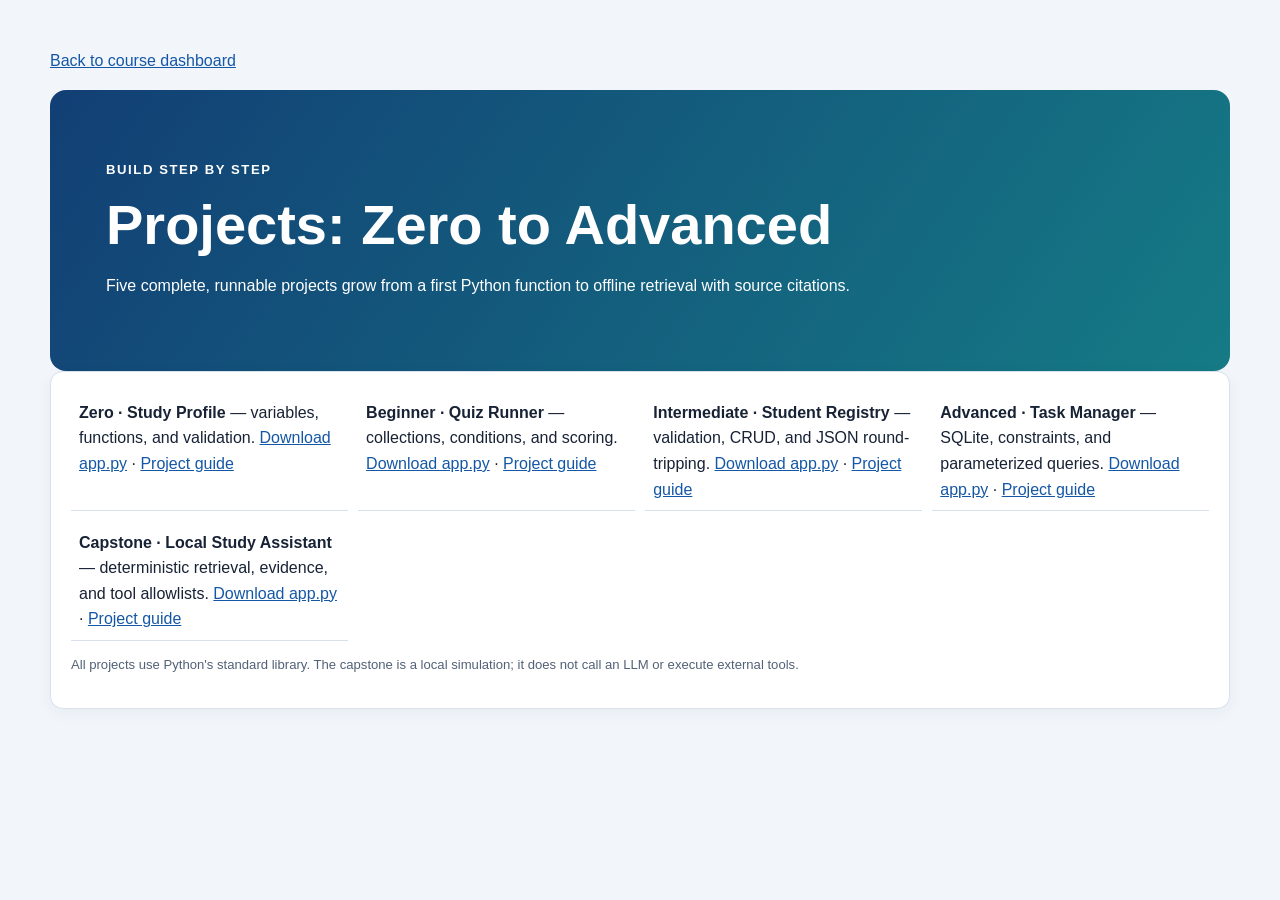
<file: projects/learning-ladder/index.html>
<!doctype html>
<html lang="en">
<head>
  <meta charset="utf-8">
  <meta name="viewport" content="width=device-width, initial-scale=1">
  <title>Project Ladder: Zero to Advanced</title>
  <link rel="stylesheet" href="../../frontend/css/style.css">
</head>
<body>
  <main class="dashboard">
    <p><a href="../../frontend/index.html">Back to course dashboard</a></p>
    <header class="dashboard-hero">
      <p class="eyebrow">BUILD STEP BY STEP</p>
      <h1>Projects: Zero to Advanced</h1>
      <p>Five complete, runnable projects grow from a first Python function to offline retrieval with source citations.</p>
    </header>
    <section class="panel">
      <ol class="lesson-list">
        <li><strong>Zero · Study Profile</strong> — variables, functions, and validation. <a href="zero/study-profile/app.py" download>Download app.py</a> · <a href="zero/study-profile/README.md">Project guide</a></li>
        <li><strong>Beginner · Quiz Runner</strong> — collections, conditions, and scoring. <a href="beginner/quiz-runner/app.py" download>Download app.py</a> · <a href="beginner/quiz-runner/README.md">Project guide</a></li>
        <li><strong>Intermediate · Student Registry</strong> — validation, CRUD, and JSON round-tripping. <a href="intermediate/student-registry/app.py" download>Download app.py</a> · <a href="intermediate/student-registry/README.md">Project guide</a></li>
        <li><strong>Advanced · Task Manager</strong> — SQLite, constraints, and parameterized queries. <a href="advanced/task-manager/app.py" download>Download app.py</a> · <a href="advanced/task-manager/README.md">Project guide</a></li>
        <li><strong>Capstone · Local Study Assistant</strong> — deterministic retrieval, evidence, and tool allowlists. <a href="capstone/local-study-assistant/app.py" download>Download app.py</a> · <a href="capstone/local-study-assistant/README.md">Project guide</a></li>
      </ol>
      <p class="small-print">All projects use Python's standard library. The capstone is a local simulation; it does not call an LLM or execute external tools.</p>
    </section>
  </main>
</body>
</html>
</file>
<file: frontend/css/style.css>
:root {
  color-scheme: light;
  --ink: #172235;
  --muted: #526176;
  --surface: #ffffff;
  --canvas: #f2f6fb;
  --line: #d7e0eb;
  --brand: #1457a6;
  --brand-dark: #0c3d79;
  --accent: #d8f3e7;
  --focus: #e89b25;
  font-family: "Segoe UI", Arial, sans-serif;
}

* { box-sizing: border-box; }

body {
  margin: 0;
  color: var(--ink);
  background: var(--canvas);
  line-height: 1.6;
}

a { color: var(--brand); }
a:hover { color: var(--brand-dark); }
a:focus-visible, button:focus-visible, input:focus-visible, select:focus-visible, textarea:focus-visible {
  outline: 3px solid var(--focus);
  outline-offset: 2px;
}

button, input, select, textarea { font: inherit; }
button {
  border: 1px solid var(--brand);
  border-radius: .55rem;
  padding: .55rem .85rem;
  color: #fff;
  background: var(--brand);
  cursor: pointer;
}
button:hover { background: var(--brand-dark); }
button.secondary {
  color: var(--brand-dark);
  background: #fff;
}
button.secondary:hover { color: #fff; background: var(--brand-dark); }
button:disabled { cursor: not-allowed; opacity: .55; }
input[type="range"] { accent-color: var(--brand); }

.dashboard, .lesson-page {
  width: min(1180px, calc(100% - 2rem));
  margin: 0 auto;
  padding: 2rem 0 4rem;
}

.dashboard-hero, .lesson-hero {
  padding: clamp(1.5rem, 5vw, 3.5rem);
  color: #fff;
  background: linear-gradient(125deg, #123f75, #157b85);
  border-radius: 1rem;
}
.dashboard-hero h1, .lesson-hero h1 { margin: .25rem 0 .75rem; line-height: 1.15; }
.dashboard-hero h1 { font-size: clamp(2rem, 5vw, 3.5rem); }
.eyebrow, .lesson-hero > p:first-child { font-size: .82rem; font-weight: 700; letter-spacing: .12em; }
.hero-links { display: flex; flex-wrap: wrap; gap: .75rem 1.25rem; margin-top: 1.5rem; }
.hero-links a { color: #fff; }

.panel, .month-card, .lesson-content, .lesson-visual {
  background: var(--surface);
  border: 1px solid var(--line);
  border-radius: .8rem;
  box-shadow: 0 4px 16px rgb(23 34 53 / 5%);
}
.panel { padding: 1.25rem; }
.progress-panel { margin: 1rem 0; }
.progress-panel h2, .notes-panel h2 { margin: 0; }
.progress-track { height: .75rem; overflow: hidden; background: #e1e9f2; border-radius: 99px; }
.progress-track span { display: block; width: 0; height: 100%; background: #17865c; transition: width .2s ease; }
.status { min-height: 1.5rem; color: var(--muted); }
.status.error { color: #9f1d24; }
.controls-panel { display: flex; flex-wrap: wrap; align-items: end; gap: 1rem; margin-bottom: 1rem; }
.controls-panel label, .notes-panel label { display: grid; gap: .35rem; font-weight: 650; }
.controls-panel input[type="search"], .controls-panel select, .notes-panel textarea {
  min-width: 13rem;
  padding: .65rem;
  color: var(--ink);
  background: #fff;
  border: 1px solid #aebccd;
  border-radius: .45rem;
}
.controls-panel .show-bookmarks { display: flex; align-items: center; gap: .5rem; }

.course-layout { display: grid; grid-template-columns: minmax(0, 1fr) 19rem; gap: 1rem; align-items: start; }
.month-card { margin-bottom: 1rem; overflow: hidden; }
.month-card > header { padding: 1rem 1.2rem; background: #eaf2fb; }
.month-card h2 { margin: 0; font-size: 1.25rem; }
.month-card > header p { margin: .35rem 0 0; color: var(--muted); }
.lesson-list { display: grid; grid-template-columns: repeat(auto-fit, minmax(16rem, 1fr)); gap: .65rem; margin: 0; padding: 1rem; list-style: none; }
.lesson-card { display: grid; grid-template-columns: auto 1fr; gap: .5rem .75rem; padding: .75rem; border: 1px solid var(--line); border-radius: .6rem; }
.lesson-card.is-complete { background: var(--accent); }
.lesson-day { color: var(--muted); font-size: .78rem; font-weight: 700; }
.lesson-title { grid-column: 1 / -1; font-weight: 700; }
.lesson-actions { grid-column: 1 / -1; display: flex; flex-wrap: wrap; gap: .5rem; align-items: center; }
.lesson-actions button { padding: .35rem .55rem; font-size: .85rem; }
.lesson-actions .secondary { color: var(--brand); background: #fff; }
.notes-panel { position: sticky; top: 1rem; }
.notes-panel textarea { width: 100%; resize: vertical; }
.small-print { color: var(--muted); font-size: .82rem; }
.empty-state { padding: 1rem; color: var(--muted); }

.breadcrumbs { margin-bottom: 1rem; }
.lesson-hero { margin-bottom: 1rem; }
.lesson-visual { margin: 1rem 0; padding: 1.2rem; }
.visual-steps { display: grid; grid-template-columns: repeat(auto-fit, minmax(11rem, 1fr)); gap: .75rem; padding-left: 1.4rem; }
.visual-steps li { padding: .8rem; background: #edf2f8; border: 1px solid var(--line); border-radius: .5rem; }
.visual-steps li[aria-current="step"] { background: var(--accent); border-color: #17865c; font-weight: 700; }
.controls { display: flex; flex-wrap: wrap; gap: .5rem; }
.lesson-diagrams { display: grid; grid-template-columns: repeat(auto-fit, minmax(min(100%, 28rem), 1fr)); gap: 1rem; margin: 1rem 0; }
.lesson-diagram { min-width: 0; margin: 0; padding: 1rem; background: #fff; border: 1px solid var(--line); border-radius: .8rem; box-shadow: 0 4px 16px rgb(23 34 53 / 5%); }
.lesson-diagram figcaption { margin-bottom: .85rem; color: var(--brand-dark); font-size: 1.05rem; font-weight: 800; }
.lesson-flowchart { display: grid; justify-items: center; gap: 0; margin: 0; padding: 0; list-style: none; }
.flowchart-step { display: grid; justify-items: center; width: 100%; }
.flowchart-step > span { width: min(100%, 25rem); padding: .65rem .8rem; text-align: center; background: #edf5ff; border: 1px solid #aac6e3; border-radius: .55rem; }
.flowchart-step:first-child > span { background: #e8f7ef; border-color: #78bd98; border-radius: 99px; }
.flowchart-step:not(:last-child)::after { content: "↓"; display: block; padding: .15rem 0; color: var(--brand); font-size: 1.25rem; font-weight: 800; }
.flowchart-decision { display: grid; justify-items: center; width: 100%; }
.flowchart-diamond { display: grid; place-items: center; width: min(12rem, 100%); min-height: 5rem; padding: 1rem 1.7rem; color: #49320b; text-align: center; font-weight: 750; background: #fff2d5; clip-path: polygon(50% 0, 100% 50%, 50% 100%, 0 50%); }
.flowchart-branches { display: grid; grid-template-columns: repeat(2, minmax(0, 1fr)); gap: .65rem; width: 100%; margin: .25rem 0 0; padding: 0; list-style: none; }
.flowchart-branches::before { content: "↓"; grid-column: 1 / -1; justify-self: center; color: var(--brand); font-size: 1.25rem; font-weight: 800; }
.flowchart-branches li { display: grid; align-content: start; gap: .25rem; min-width: 0; padding: .65rem; border: 1px solid var(--line); border-radius: .5rem; font-size: .88rem; }
.flowchart-success { background: #e8f7ef; border-color: #78bd98 !important; }
.flowchart-retry { background: #fff8e9; border-color: #e3c275 !important; }
.flowchart-branches strong { color: var(--brand-dark); }
.concept-map { display: grid; grid-template-columns: repeat(3, minmax(0, 1fr)); gap: .7rem; margin: 0; padding: 0; list-style: none; }
.concept-map li { position: relative; display: grid; align-content: center; gap: .25rem; min-width: 0; min-height: 6rem; padding: .75rem; background: #f4f8fc; border: 1px solid var(--line); border-radius: .6rem; }
.concept-map li:not(:last-child)::after { content: "→"; position: absolute; z-index: 1; top: 50%; right: -.72rem; color: var(--brand); font-size: 1.2rem; font-weight: 800; transform: translate(50%, -50%); }
.concept-map li > span { color: var(--brand); font-size: .7rem; font-weight: 800; letter-spacing: .1em; }
.concept-map li > strong { overflow-wrap: anywhere; font-size: .9rem; }
.concept-map li:nth-child(2) { background: #e5f4ff; border-color: #aac6e3; }
.concept-map li:nth-child(3) { background: #e8f7ef; border-color: #78bd98; }
.diagram-caption { margin: .8rem 0 0; color: var(--muted); font-size: .83rem; }
.lesson-content { padding: clamp(1rem, 4vw, 2rem); }
.lesson-content h2 { margin-top: 2rem; padding-bottom: .35rem; border-bottom: 1px solid var(--line); }
.lesson-content pre { overflow-x: auto; padding: 1rem; color: #f4f7fc; background: #172235; border-radius: .55rem; }
.lesson-content code { font-family: Consolas, "Courier New", monospace; }
.lesson-content p code, .lesson-content li code { padding: .1rem .25rem; background: #edf2f8; border-radius: .25rem; }
.lesson-content pre code { padding: 0; color: inherit; background: transparent; }
.lesson-content details { margin: .75rem 0; padding: .75rem; background: #f4f8fc; border-radius: .5rem; }
.lesson-content summary { cursor: pointer; font-weight: 700; }
.lesson-navigation { display: flex; justify-content: space-between; gap: 1rem; margin-top: 1rem; }
.lesson-list { list-style: none; padding: 0; }
.lesson-list li { padding: .5rem; border-bottom: 1px solid var(--line); }
blockquote { padding: .5rem 1rem; border-left: 4px solid var(--brand); background: #f4f8fc; }

.visual-lab-page { max-width: 1280px; }
.lab-outcomes { display: flex; flex-wrap: wrap; gap: .55rem; margin-top: 1.4rem; }
.lab-outcomes span {
  padding: .3rem .7rem;
  color: #fff;
  background: rgb(255 255 255 / 13%);
  border: 1px solid rgb(255 255 255 / 36%);
  border-radius: 99px;
  font-size: .9rem;
  font-weight: 700;
}
.lab-filter { display: flex; flex-wrap: wrap; align-items: center; gap: .55rem; margin: 1rem 0; }
.lab-filter button[aria-pressed="true"] { color: #fff; background: var(--brand-dark); }
.filter-label { margin-right: .25rem; font-weight: 700; }
.deep-lab { padding: clamp(1rem, 3vw, 2rem); scroll-margin-top: 1rem; }
.deep-lab[hidden] { display: none; }
.lab-heading { max-width: 850px; margin-bottom: 1rem; }
.lab-heading h2 { margin: .15rem 0 .45rem; font-size: clamp(1.35rem, 3vw, 2rem); line-height: 1.2; }
.lab-heading p:last-child { margin-bottom: 0; color: var(--muted); }
.lab-kicker { margin: 0; color: var(--brand); font-size: .76rem; font-weight: 800; letter-spacing: .12em; }
.lab-controls {
  display: flex;
  flex-wrap: wrap;
  align-items: end;
  gap: .75rem;
  margin: 1.2rem 0 .75rem;
  padding: 1rem;
  background: #f4f8fc;
  border: 1px solid var(--line);
  border-radius: .65rem;
}
.lab-controls label { display: grid; flex: 1 1 13rem; gap: .35rem; font-weight: 650; }
.lab-controls label input:not([type="checkbox"]), .lab-controls select {
  width: 100%;
  min-height: 2.7rem;
  padding: .55rem .65rem;
  color: var(--ink);
  background: #fff;
  border: 1px solid #aebccd;
  border-radius: .45rem;
}
.lab-controls label input[type="range"] { min-height: auto; padding: .4rem 0; }
.lab-controls .inline-check { display: flex; flex: 1 1 18rem; align-items: center; gap: .55rem; min-height: 2.7rem; }
.lab-feedback { min-height: 1.6rem; padding: .35rem .65rem; color: var(--brand-dark); background: #edf5ff; border-radius: .4rem; }
.lab-feedback.error { color: #8e1720; background: #fff0ef; }
.diagram-flow, .retrieval-diagram {
  display: flex;
  flex-wrap: wrap;
  align-items: stretch;
  justify-content: center;
  gap: .55rem;
  margin: 1rem 0;
  padding: 1rem;
  background:
    radial-gradient(ellipse at center, #f8fbff 0, #f8fbff 57%, transparent 58%),
    linear-gradient(90deg, transparent 4%, #dbe7f3 4%, #dbe7f3 96%, transparent 96%);
  border: 1px solid var(--line);
  border-radius: .7rem;
}
.diagram-node {
  display: flex;
  flex: 1 1 9rem;
  flex-direction: column;
  justify-content: center;
  min-height: 7rem;
  padding: .75rem;
  background: #fff;
  border: 2px solid #cbd7e5;
  border-radius: .65rem;
  box-shadow: 0 3px 9px rgb(23 34 53 / 5%);
  transition: background-color .18s ease, border-color .18s ease, transform .18s ease;
}
.diagram-node strong { line-height: 1.3; }
.diagram-node > span:last-child { margin-top: .25rem; color: var(--muted); font-size: .83rem; }
.diagram-node .node-number { color: var(--brand); font-size: .72rem; font-weight: 800; letter-spacing: .08em; }
.diagram-node.is-active { background: #e5f4ff; border-color: var(--brand); transform: translateY(-2px); }
.diagram-node.is-complete { background: #e8f7ef; border-color: #17865c; }
.diagram-node.is-blocked, .diagram-node.is-fail, .diagram-node.is-rollback { background: #fff0ef; border-color: #b4232d; }
.flow-arrow { display: grid; align-self: center; color: var(--brand); font-size: 1.5rem; font-weight: 800; }
.state-grid, .release-metrics { display: grid; grid-template-columns: repeat(auto-fit, minmax(9rem, 1fr)); gap: .65rem; margin: 1rem 0; }
.state-card {
  display: grid;
  gap: .3rem;
  min-height: 5rem;
  padding: .8rem;
  background: #fbfdff;
  border: 1px solid var(--line);
  border-radius: .55rem;
}
.state-card > span { color: var(--muted); font-size: .82rem; }
.state-card strong { overflow-wrap: anywhere; font-size: 1.1rem; }
.trace-table-wrap { overflow-x: auto; margin: 1rem 0; }
.trace-table { width: 100%; border-collapse: collapse; text-align: left; }
.trace-table caption { padding: .5rem; text-align: left; font-weight: 750; }
.trace-table th, .trace-table td { padding: .6rem; border-bottom: 1px solid var(--line); }
.trace-table thead { background: #edf2f8; }
.deep-dive { margin: 1rem 0; padding: .9rem 1rem; background: #f4f8fc; border-left: 4px solid #157b85; border-radius: .4rem; }
.deep-dive summary { cursor: pointer; font-weight: 750; }
.deep-dive p { margin-bottom: 0; }
.lab-challenge { padding: .8rem 1rem; background: #fff8e9; border: 1px solid #f0d7a4; border-radius: .5rem; }
.request-outcome { display: flex; flex-wrap: wrap; gap: .4rem .8rem; align-items: baseline; padding: .8rem; background: #f4f8fc; border-radius: .5rem; }
.request-outcome strong { color: var(--brand-dark); }
.retrieval-results { display: grid; grid-template-columns: repeat(auto-fit, minmax(15rem, 1fr)); gap: .65rem; margin: 1rem 0; }
.retrieval-card { padding: .9rem; border: 1px solid var(--line); border-radius: .6rem; background: #fbfdff; }
.retrieval-card h3 { margin: 0; font-size: 1rem; }
.retrieval-card p { margin: .45rem 0 0; }
.retrieval-card .source-id, .retrieval-card .match-terms { color: var(--muted); font-size: .82rem; }
.policy-grid { display: grid; grid-template-columns: repeat(auto-fit, minmax(12rem, 1fr)); gap: .65rem; margin: 1rem 0; }
.policy-check { display: grid; grid-template-columns: auto 1fr; gap: .25rem .55rem; align-items: center; padding: .8rem; border: 1px solid var(--line); border-radius: .55rem; }
.policy-check > span { display: grid; width: 1.6rem; height: 1.6rem; place-items: center; color: #fff; background: var(--muted); border-radius: 50%; font-weight: 700; }
.policy-check em { grid-column: 2; color: var(--muted); font-size: .82rem; font-style: normal; }
.policy-check.is-pass { background: #e8f7ef; border-color: #17865c; }
.policy-check.is-fail { background: #fff0ef; border-color: #b4232d; }
.policy-check.is-skip { background: #f4f8fc; border-style: dashed; }
.policy-check.is-pass > span { background: #17865c; }
.policy-check.is-fail > span { background: #b4232d; }
.policy-check.is-skip > span { background: #65758b; }
.release-pipeline { display: grid; grid-template-columns: repeat(auto-fit, minmax(8.5rem, 1fr)); gap: .5rem; margin: 1rem 0; padding: 0; list-style: none; counter-reset: release; }
.release-pipeline li { display: grid; align-content: start; gap: .25rem; min-height: 6rem; padding: .7rem; background: #f4f8fc; border: 1px solid var(--line); border-radius: .55rem; }
.release-pipeline li > span { color: var(--brand); font-size: .73rem; font-weight: 800; }
.release-pipeline li small { color: var(--muted); }
.release-pipeline li.is-active { background: #e5f4ff; border: 2px solid var(--brand); }
.release-pipeline li.is-complete { background: #e8f7ef; border-color: #17865c; }
.release-pipeline li.is-fail, .release-pipeline li.is-rollback { background: #fff0ef; border-color: #b4232d; }
.visual-footer { margin-top: 1rem; }
.visual-footer h2 { margin-top: 0; }
.visual-footer li { margin: .25rem 0; }
.layer-stack { display: grid; gap: .55rem; margin: 1rem 0; padding: 0; list-style: none; }
.layer-stack li { display: grid; grid-template-columns: 2rem minmax(0, 1fr) auto; align-items: center; gap: .6rem; padding: .75rem; background: #f4f8fc; border: 1px solid var(--line); border-radius: .5rem; }
.layer-stack li > span { color: var(--brand); font-size: .75rem; font-weight: 800; }
.layer-stack li > em { color: var(--muted); font-size: .8rem; font-style: normal; }
.layer-stack li.is-cached { background: #e8f7ef; border-color: #17865c; }
.layer-stack li.is-rebuild { background: #fff8e9; border-color: #d99729; }
.plan-noop { color: #526176; }
.plan-change { color: #1457a6; font-weight: 750; }
.plan-destroy { color: #a51d27; font-weight: 800; }
.review-check { display: flex; align-items: center; gap: .5rem; margin: .8rem 0; font-weight: 650; }
.review-check input { accent-color: var(--brand); }
.host-grid, .pod-grid { display: grid; grid-template-columns: repeat(auto-fit, minmax(11rem, 1fr)); gap: .65rem; margin: 1rem 0; }
.host-card, .pod-card { display: grid; gap: .35rem; padding: .8rem; background: #fbfdff; border: 1px solid var(--line); border-radius: .55rem; }
.host-card span, .pod-card span { color: var(--muted); font-size: .83rem; }
.host-card.host-ok, .pod-card.pod-ready { background: #e8f7ef; border-color: #17865c; }
.host-card.host-changed, .pod-card.pod-pending { background: #fff8e9; border-color: #d99729; }
.host-card.host-unreachable, .pod-card.pod-failed { background: #fff0ef; border-color: #b4232d; }
.git-graph { display: grid; gap: .65rem; margin: 1rem 0; padding: 1rem; overflow-x: auto; background: #f4f8fc; border: 1px solid var(--line); border-radius: .6rem; }
.git-lane { display: flex; min-width: 32rem; align-items: center; gap: .65rem; }
.git-lane > strong { width: 5rem; color: var(--brand-dark); }
.commit-node { padding: .45rem .65rem; background: #fff; border: 2px solid #cbd7e5; border-radius: 99px; font-size: .82rem; font-weight: 700; white-space: nowrap; }
.commit-node.commit-complete { background: #e8f7ef; border-color: #17865c; }
.commit-node.commit-active { background: #e5f4ff; border-color: var(--brand); }
.commit-node.commit-merge { color: #fff; background: #1457a6; border-color: #0c3d79; }
.git-edge { color: var(--muted); font-weight: 800; }
.conflict-preview { overflow-x: auto; padding: 1rem; color: #f4f7fc; background: #172235; border-radius: .55rem; }
.conflict-preview code { font-family: Consolas, "Courier New", monospace; }
.conflict-controls { margin-top: .5rem; }
.conflict-controls[hidden] { display: none; }

.console-body { background: #edf2f8; }
.console-app { width: min(1500px, calc(100% - 1.5rem)); margin: 0 auto; padding-bottom: 2rem; }
.console-topbar {
  display: flex;
  flex-wrap: wrap;
  align-items: center;
  justify-content: space-between;
  gap: .75rem;
  padding: .8rem 0;
  border-bottom: 1px solid var(--line);
}
.console-brand { color: var(--ink); font-weight: 800; text-decoration: none; }
.simulation-badge {
  display: inline-flex;
  align-items: center;
  gap: .45rem;
  padding: .3rem .6rem;
  color: #15583b;
  background: #e4f6ed;
  border: 1px solid #a7dcc0;
  border-radius: 99px;
  font-size: .73rem;
  font-weight: 800;
  letter-spacing: .04em;
}
.simulation-badge > span, .health-dot { width: .55rem; height: .55rem; background: #168451; border-radius: 50%; }
.console-layout { display: grid; grid-template-columns: 13.5rem minmax(0, 1fr); gap: 1rem; align-items: start; padding-top: 1rem; }
.console-sidebar {
  position: sticky;
  top: 1rem;
  display: grid;
  gap: .35rem;
  padding: .8rem;
  background: #142337;
  border-radius: .75rem;
}
.console-nav-heading { margin: .3rem .45rem .5rem; color: #aab8ca; font-size: .7rem; font-weight: 800; letter-spacing: .12em; }
.console-sidebar button {
  display: flex;
  align-items: center;
  gap: .7rem;
  width: 100%;
  padding: .65rem .7rem;
  color: #dce7f3;
  text-align: left;
  background: transparent;
  border-color: transparent;
  border-radius: .45rem;
}
.console-sidebar button > span { display: inline-grid; width: 1.25rem; place-items: center; color: #83c7f5; font-size: 1.05rem; }
.console-sidebar button:hover, .console-sidebar button[aria-pressed="true"] { color: #fff; background: #274566; }
.console-sidebar a { margin: .65rem .4rem .3rem; color: #b6dcf8; font-size: .85rem; }
.console-workspace { min-width: 0; }
.console-breadcrumb { margin: .3rem 0 .85rem; color: var(--muted); font-size: .86rem; }
.console-service-header { display: flex; flex-wrap: wrap; align-items: center; justify-content: space-between; gap: .8rem; margin-bottom: .85rem; }
.console-service-header h1 { margin: .1rem 0 .35rem; font-size: clamp(1.7rem, 3vw, 2.45rem); line-height: 1.15; }
.console-service-header p:last-child { margin: 0; color: var(--muted); }
.console-service-health { display: inline-flex; align-items: center; gap: .45rem; padding: .45rem .7rem; background: #fff; border: 1px solid var(--line); border-radius: 99px; font-size: .85rem; }
.console-warning { margin: .8rem 0; padding: .8rem 1rem; color: #49320b; background: #fff8e9; border: 1px solid #f0d7a4; border-radius: .55rem; }
.console-summary-grid { display: grid; grid-template-columns: repeat(auto-fit, minmax(10rem, 1fr)); gap: .65rem; margin: .8rem 0; }
.console-stat { display: grid; gap: .2rem; padding: .75rem .9rem; background: #fff; border: 1px solid var(--line); border-radius: .55rem; }
.console-stat span { color: var(--muted); font-size: .78rem; }
.console-stat strong { overflow-wrap: anywhere; font-size: .94rem; }
.console-command-card, .console-terminal-panel, .console-learning { margin: .8rem 0; border-radius: .7rem; }
.console-command-card { padding: 1rem; background: #fff; border: 1px solid var(--line); }
.console-panel-heading { display: flex; flex-wrap: wrap; align-items: center; justify-content: space-between; gap: .5rem; }
.console-panel-heading h2, .terminal-titlebar h2 { margin: .1rem 0 .6rem; font-size: 1.1rem; }
.read-only-label { color: var(--muted); font-size: .78rem; }
.command-chips { display: flex; flex-wrap: wrap; gap: .45rem; }
.command-chip {
  max-width: 100%;
  overflow-wrap: anywhere;
  padding: .4rem .6rem;
  color: #164b82;
  text-align: left;
  background: #eff6fd;
  border: 1px solid #c9dced;
  border-radius: .45rem;
  font-family: Consolas, "Courier New", monospace;
  font-size: .78rem;
}
.command-chip:hover { color: #fff; background: var(--brand-dark); }
.console-help { margin-top: .75rem; color: var(--muted); font-size: .88rem; }
.console-help summary { color: var(--brand-dark); cursor: pointer; font-weight: 700; }
.console-help p { margin-bottom: 0; }
.console-terminal-panel { overflow: hidden; color: #e8eef6; background: #111a27; box-shadow: 0 8px 26px rgb(23 34 53 / 12%); }
.terminal-titlebar { display: flex; flex-wrap: wrap; align-items: center; justify-content: space-between; gap: .5rem; padding: .7rem .9rem; background: #1b293b; }
.terminal-titlebar > div { display: flex; align-items: center; gap: .75rem; }
.terminal-titlebar h2 { margin: 0; color: #f2f6fb; font-size: .95rem; }
.terminal-lights { display: flex; gap: .25rem; }
.terminal-lights i { width: .55rem; height: .55rem; background: #e76d64; border-radius: 50%; }
.terminal-lights i:nth-child(2) { background: #e4b54f; }
.terminal-lights i:nth-child(3) { background: #52b979; }
.terminal-clear { padding: .3rem .55rem; color: #dce7f3; background: transparent; border-color: #506078; font-size: .78rem; }
.terminal-output { max-height: 22rem; min-height: 8rem; overflow: auto; padding: .75rem 1rem; }
.terminal-line { margin: .35rem 0; white-space: pre-wrap; overflow-wrap: anywhere; font-family: Consolas, "Courier New", monospace; font-size: .82rem; }
.terminal-command { color: #a4d5ff; }
.terminal-result { color: #d4e4f1; }
.terminal-system { color: #a4c4a8; font-size: .84rem; }
.terminal-denied { color: #ffaaa5; }
.terminal-form { display: grid; grid-template-columns: auto minmax(0, 1fr) auto; gap: .55rem; align-items: center; padding: .7rem .9rem; background: #172333; border-top: 1px solid #324258; }
.terminal-form label { color: #83d6a5; font-family: Consolas, "Courier New", monospace; font-weight: 700; }
.terminal-form input {
  min-width: 0;
  padding: .55rem;
  color: #f4f7fc;
  background: #0c1420;
  border: 1px solid #46566b;
  border-radius: .4rem;
  font-family: Consolas, "Courier New", monospace;
}
.terminal-form button { white-space: nowrap; }
.console-terminal-panel > .small-print { margin: .4rem .9rem; color: #b8c5d5; }
.mock-approval { display: flex; align-items: flex-start; gap: .55rem; margin: .8rem .9rem .35rem; padding: .65rem; color: #f6e5bb; background: #2a2519; border: 1px solid #695b38; border-radius: .45rem; font-size: .87rem; }
.mock-approval input { margin-top: .35rem; accent-color: #e1b54b; }
.console-feedback { min-height: 1.5rem; margin: .3rem .9rem .8rem; color: #c3d1e1; font-size: .85rem; }
.console-learning { padding: 1rem 1.2rem; }
.console-learning h2 { margin-top: 0; font-size: 1.1rem; }
.console-learning li { margin: .25rem 0; }
.visually-hidden {
  position: absolute;
  width: 1px;
  height: 1px;
  padding: 0;
  margin: -1px;
  overflow: hidden;
  clip: rect(0, 0, 0, 0);
  white-space: nowrap;
  border: 0;
}

@media (max-width: 800px) {
  .course-layout { grid-template-columns: 1fr; }
  .notes-panel { position: static; }
  .console-layout { grid-template-columns: 1fr; }
  .console-sidebar { position: static; grid-template-columns: repeat(auto-fit, minmax(9rem, 1fr)); }
  .console-nav-heading, .console-sidebar > a { grid-column: 1 / -1; }
}
@media (max-width: 620px) {
  .lab-controls { align-items: stretch; }
  .lab-controls > button { flex: 1 1 8rem; }
  .flow-arrow { transform: rotate(90deg); }
  .diagram-flow, .retrieval-diagram { background: #f8fbff; }
  .terminal-form { grid-template-columns: 1fr; }
  .flowchart-branches { grid-template-columns: 1fr; }
  .flowchart-branches::before { grid-column: 1; }
  .concept-map { grid-template-columns: 1fr; }
  .concept-map li:not(:last-child)::after { top: auto; right: 50%; bottom: -.75rem; transform: translate(50%, 50%) rotate(90deg); }
  .layer-stack li { grid-template-columns: 1.5rem minmax(0, 1fr); }
  .layer-stack li > em { grid-column: 2; }
}
@media (prefers-reduced-motion: reduce) {
  *, *::before, *::after { scroll-behavior: auto !important; transition-duration: .01ms !important; animation-duration: .01ms !important; }
}
</file>
